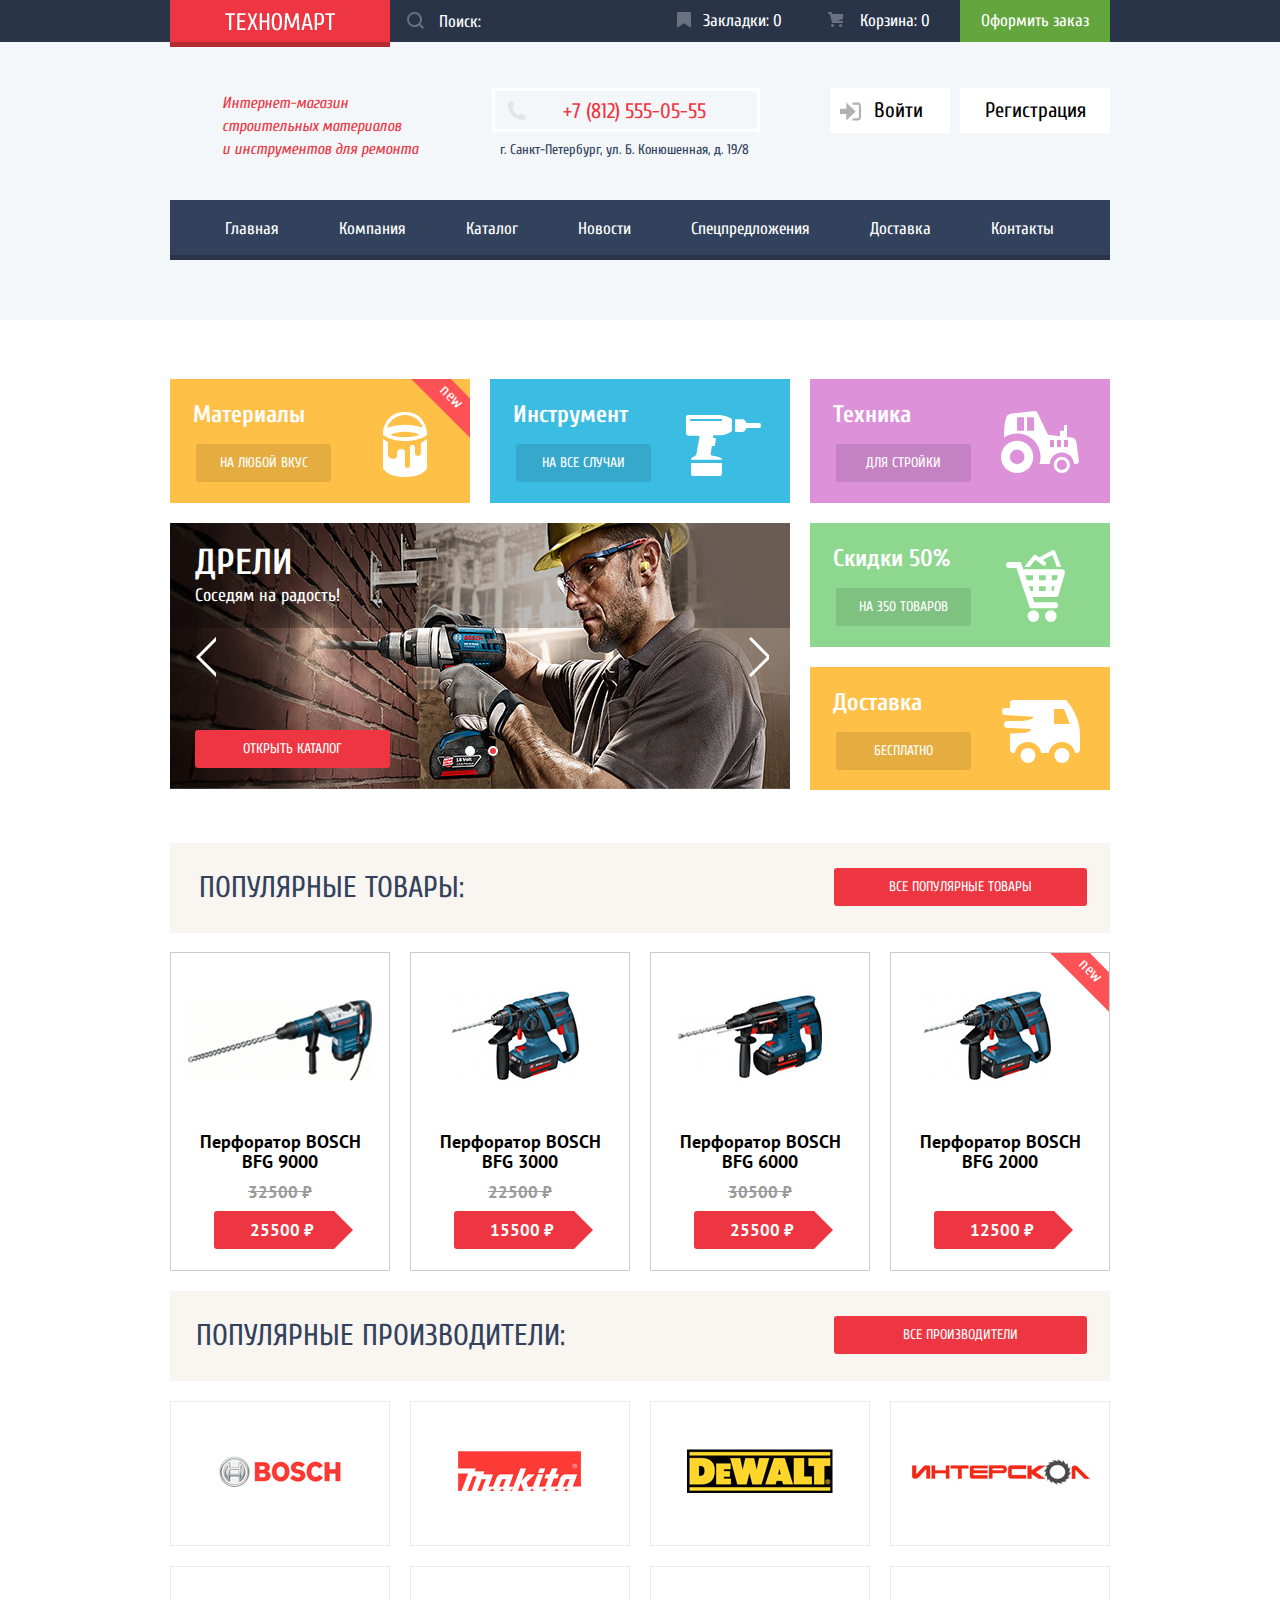
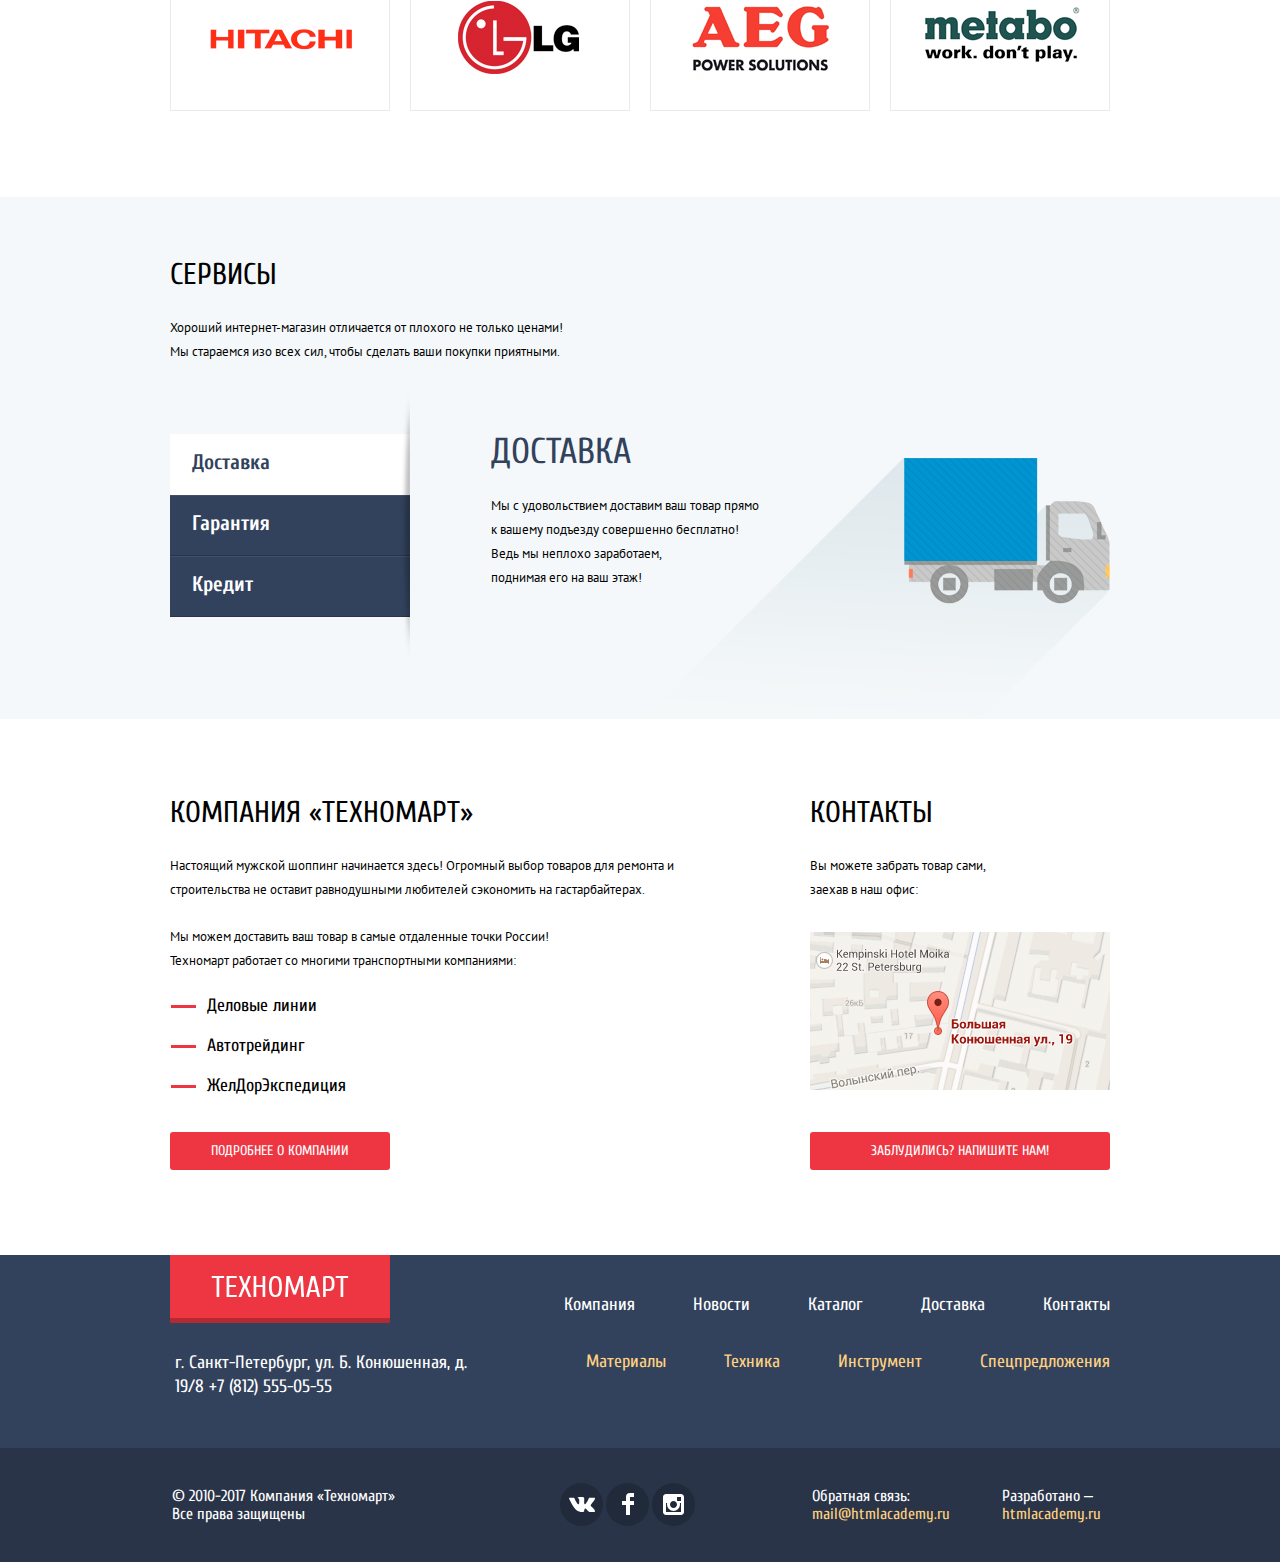
<file: index.html>
<!DOCTYPE html>
<html lang="ru">
  <head>
    <meta charset="utf-8">
    <meta name="format-detection" content="telephone=no"/>
    <title>Техномарт</title>
    <link href="https://fonts.googleapis.com/css?family=Cuprum:400,400i,700,700i%7CPT+Sans:400,400i,700,700i&amp;subset=cyrillic" rel="stylesheet">
    <link href="css/normalize.min.css" rel="stylesheet">
    <link href="css/style.min.css" rel="stylesheet">
  </head>
  <body>
    <header class="main-header">
      <nav class="main-navigation">
        <div class="top-navigation-wrapper">
          <div class="container-header">
            <a class="main-header-logo" aria-label="Логотип Техномарт"></a>
            <form class="search" method="get" action="https://echo.htmlacademy.ru">
              <div class="search-container">
                <input type="search" class="search-field" placeholder="Поиск:" aria-label="Поле поиска">
                <svg class="search-icon" xmlns="http://www.w3.org/2000/svg" width="17" height="17" viewBox="0 0 17 17"><path class="path-1" d="M17 15.586l-3.542-3.542A7.465 7.465 0 0 0 15 7.5 7.5 7.5 0 1 0 7.5 15c1.71 0 3.282-.579 4.544-1.542L15.586 17 17 15.586zM2 7.5C2 4.467 4.467 2 7.5 2 10.532 2 13 4.467 13 7.5c0 3.032-2.468 5.5-5.5 5.5A5.506 5.506 0 0 1 2 7.5z"/></svg>
                <button type="submit"><span class="visually-hidden">Кнопка поиска</span></button>
              </div>
            </form>
            <ul class="user-navigation">
              <li class="navigation-item"><a class="marks" href="#">Закладки: 0</a></li>
              <li class="navigation-item"><a class="basket" href="#">Корзина: 0</a></li>
            </ul>
            <a class="button-order" href="#">Оформить заказ</a>
          </div>
        </div>
        <section class="header-middle">
          <div class="container-header">
            <h1 class="intro">Интернет-магазин строительных материалов и&nbsp;инструментов для ремонта</h1>
            <ul class="contacts-header">
              <li><p class="phone">+7 (812) 555-05-55</p></li>
              <li><p class="address">г. Санкт-Петербург, ул. Б. Конюшенная, д. 19/8</p></li>
            </ul>
            <ul class="user-authorization">
              <li><a class="login-link" href="#">Войти<svg class="login-icon" xmlns="http://www.w3.org/2000/svg" width="20" height="17" viewBox="0 0 20 17"><path d="M14.875 8.5L6 0v6H0v5h6v6z"/><path class="login-svg" d="M16.986 15.01h-5.027V17h5.027c2.178 0 3.004-1.81 3.029-3.026V3.028C19.99 1.811 19.164 0 16.986 0h-5.027v1.99h5.027c.839 0 .992.681 1.01 1.057v10.904c-.017.376-.171 1.059-1.01 1.059z"/></svg></a></li>
              <li><a class="registration-link" href="#">Регистрация</a></li>
            </ul>
          </div>
          <section class="header-bottom">
            <div class="container-header">
              <ul class="site-navigation">
                <li class="navigation-item"><a>Главная</a></li>
                <li class="navigation-item"><a href="#">Компания</a></li>
                <li class="navigation-item"><a href="catalog.html">Каталог</a></li>
                <li class="navigation-item"><a href="#">Новости</a></li>
                <li class="navigation-item"><a href="#">Спецпредложения</a></li>
                <li class="navigation-item"><a href="#">Доставка</a></li>
                <li class="navigation-item"><a href="#">Контакты</a></li>
              </ul>
            </div>
          </section>
        </section>
      </nav>
    </header>
    <main>
      <div class="container">
        <section class="promo-slide">
          <h2 class="visually-hidden">Промо-информация</h2>
          <ul class="promo-list">
            <li class="promo-item promo-materials new-flag">
              <p>Материалы</p>
              <a class="button-promo" href="#">На любой вкус</a>
            </li>
            <li class="promo-item promo-tools">
              <p>Инструмент</p>
              <a class="button-promo" href="#">На все случаи</a>
            </li>
            <li class="promo-item promo-technic">
              <p>Техника</p>
              <a class="button-promo" href="#">Для стройки</a>
            </li>
          </ul>
          <div class="promo-slide-wrapper">
            <ul class="promo-list list-right">
              <li class="promo-item promo-discount">
                <p>Скидки 50%</p>
                <a class="button-promo" href="#">На 350 товаров</a>
              </li>
              <li class="promo-item promo-delivery">
                <p>Доставка</p>
                <a class="button-promo" href="#">Бесплатно</a>
              </li>
            </ul>
            <section class="slider-promo">
              <input class="perforator-slide visually-hidden" type="radio" id="product-1" name="toggle">
              <input class="drill-slide visually-hidden" type="radio" id="product-2" name="toggle" checked>
              <div class="slider-controls">
                <label class="slider-controls-item slider-controls-item--1" for="product-1"></label>
                <label class="slider-controls-item slider-controls-item--2" for="product-2"></label>
              </div>
              <button class="arrow-left" type="button"></button>
              <button class="arrow-right" type="button"></button>
              <div class="slider-list">
                <div class="slider-item">
                  <div class="slide-wrapper">
                    <h2 class="title">Перфораторы</h2>
                    <p class="text">Настоящие мужские игрушки</p>
                    <a class="button-red button-slider" href="catalog.html">Открыть каталог</a>
                  </div>
                </div>
                <div class="slider-item">
                  <div class="slide-wrapper">
                    <h2 class="title">Дрели</h2>
                    <p class="text">Соседям на радость!</p>
                    <a class="button-red button-slider" href="catalog.html">Открыть каталог</a>
                  </div>
                </div>
              </div>
            </section>
          </div>
        </section>
        <section class="popular">
          <div class="heading-wrapper">
            <h2 class="heading">Популярные товары:</h2>
            <a class="button-red" href="#">Все популярные товары</a>
          </div>
          <ul class="tools-list">
            <li class="tools-item">
              <p class="tool-photo"><img class="model-9000" src="img/product-small3.jpg" width="184" height="164" alt="Перфоратор BOSCH BFG 9000"></p>
              <h3>Перфоратор BOSCH BFG 9000</h3>
              <p class="old-price">32500 ₽</p>
              <p class="current-price">25500 ₽</p>
              <div class="actions">
                <a class="button-buy" href="#">Купить</a>
                <a class="button-mark" href="#">В закладки</a>
              </div>
            </li>
            <li class="tools-item">
              <p class="tool-photo"><img class="model-3000" src="img/product-small2.jpg" width="127" height="112" alt="Перфоратор BOSCH BFG 3000"></p>
              <h3>Перфоратор BOSCH BFG 3000</h3>
              <p class="old-price">22500 ₽</p>
              <p class="current-price">15500 ₽</p>
              <div class="actions">
                <a class="button-buy" href="#">Купить</a>
                <a class="button-mark" href="#">В закладки</a>
              </div>
            </li>
            <li class="tools-item">
              <p class="tool-photo"><img class="model-6000" src="img/product-small1.jpg" width="144" height="128" alt="Перфоратор BOSCH BFG 6000"></p>
              <h3>Перфоратор BOSCH BFG 6000</h3>
              <p class="old-price">30500 ₽</p>
              <p class="current-price">25500 ₽</p>
              <div class="actions">
                <a class="button-buy" href="#">Купить</a>
                <a class="button-mark" href="#">В закладки</a>
              </div>
            </li>
            <li class="tools-item tool-BFG2000 new-flag">
              <p class="tool-photo"><img class="model-2000" src="img/product-small2.jpg" width="127" height="112" alt="Перфоратор BOSCH BFG 2000"></p>
              <h3>Перфоратор BOSCH BFG 2000</h3>
              <p class="current-price">12500 ₽</p>
              <div class="actions">
                <a class="button-buy" href="#">Купить</a>
                <a class="button-mark" href="#">В закладки</a>
              </div>
            </li>
          </ul>
        </section>
        <section class="popular-labels">
          <div class="heading-wrapper">
          <h2 class="heading">Популярные производители:</h2>
          <a class="button-red" href="#">Все производители</a>
        </div>
          <section class="popular-brands">
            <a class="brand-logo" href="#" aria-label="ссылка на страницу компании BOSCH"><img src="img/bosch-logo.png" width="220" height="145" alt="Логотип BOSCH"></a>
            <a class="brand-logo" href="#" aria-label="ссылка на страницу компании Makita"><img src="img/makita-logo.png" width="220" height="145" alt="Логотип Makita"></a>
            <a class="brand-logo" href="#" aria-label="ссылка на страницу компании DeWalt"><img src="img/dewalt-logo.png" width="220" height="145" alt="Логотип DeWalt"></a>
            <a class="brand-logo" href="#" aria-label="ссылка на страницу компании Интерскол"><img src="img/interskol-logo.png" width="220" height="145" alt="Логотип ИНТЕРСКОЛ"></a>
            <a class="brand-logo" href="#" aria-label="ссылка на страницу компании HITACHI"><img src="img/hitachi-logo.png" width="220" height="145" alt="Логотип HITACHI"></a>
            <a class="brand-logo" href="#" aria-label="ссылка на страницу компании LG"><img src="img/lg-logo.png" width="220" height="145" alt="Логотип LG"></a>
            <a class="brand-logo" href="#" aria-label="ссылка на страницу компании AEG"><img src="img/aeg-logo.png" width="220" height="145" alt="Логотип AEG"></a>
            <a class="brand-logo" href="#" aria-label="ссылка на страницу компании Metabo"><img src="img/metabo-logo.png" width="220" height="145" alt="Логотип Metabo"></a>
          </section>
        </section>
      </div>
      <section class="slider-services-block">
        <div class="container">
          <div class="about-services">
            <h2 class="heading">Сервисы</h2>
            <p>Хороший интернет-магазин отличается от плохого не только ценами! Мы стараемся изо всех сил, чтобы сделать ваши покупки приятными.</p>
          </div>
          <div class="slider-services">
            <input class="visually-hidden delivery-slide" type="radio" id="slide1" name="toggle1" checked>
            <input class="visually-hidden guarantee-slide" type="radio" id="slide2" name="toggle1">
            <input class="visually-hidden credit-slide" type="radio" id="slide3" name="toggle1">
            <div class="slider-services-controls">
              <label class="slider-services-controls-item slider-controls-item1" for="slide1">Доставка</label>
              <label class="slider-services-controls-item slider-controls-item2" for="slide2">Гарантия</label>
              <label class="slider-services-controls-item slider-controls-item3" for="slide3">Кредит</label>
            </div>
            <ul class="slider-services-list">
              <li class="slider-services-item">
                <h2 class="title">Доставка</h2>
                <p class="text">Мы с удовольствием доставим ваш товар прямо<br> к вашему подъезду совершенно бесплатно! Ведь&nbsp;мы неплохо заработаем,<br> поднимая его на ваш этаж!</p>
              </li>
              <li class="slider-services-item">
                <h2 class="title">Гарантия</h2>
                <p class="text">Если купленный у нас товар сломается или заискрит,<br> а также в случае пожара, спровоцированного его возгоранием, вы всегда можете быть уверены в нашей гарантии! Мы обменяем сгоревший товар на новый.<br> Дом уж восстановите как-нибудь сами!</p>
              </li>
              <li class="slider-services-item">
                <h2 class="title">Кредит</h2>
                <p class="text">Залезть в долговую яму стало проще!<br> Кредитные консультанты придут вам на помощь.</p>
                <a class="button-red button-credit" href="#">Отправить заявку</a>
              </li>
            </ul>
          </div>
        </div>
      </section>
      <div class="container-about">
        <section class="about-contacts">
          <div class="about-company">
            <h2 class="heading">Компания «Техномарт»</h2>
            <p>Настоящий мужской шоппинг начинается здесь! Огромный выбор товаров для ремонта и строительства не оставит равнодушными любителей сэкономить на гастарбайтерах.</p>
            <p class="description-about">Мы можем доставить ваш товар в самые отдаленные точки России! Техномарт работает со многими транспортными компаниями:</p>
            <ul class="logistic">
              <li class="logistic-items">Деловые линии</li>
              <li class="logistic-items">Автотрейдинг</li>
              <li class="logistic-items">ЖелДорЭкспедиция</li>
            </ul>
            <a class="button-red button-about" href="#">Подробнее о компании</a>
          </div>
          <div class="contacts contacts-map">
            <h2 class="heading">Контакты</h2>
            <p class="contacts-pickup">Вы можете забрать товар сами, заехав в наш офис:</p>
            <a class="map" href="https://www.google.ru/maps/place/Большая+Конюшенная+ул.,+19%2F8,+Санкт-Петербург,+191186/@59.9380769,30.3215668,17z/data=!4m5!3m4!1s0x4696310fca145cc1:0x42b32648d8238007!8m2!3d59.9387165!4d30.3230474" aria-label="Схема проезда"><img src="img/map-small.png" width="300" height="158" alt="схема проезда"></a>
            <a class="button-red button-contacts" href="form.html">Заблудились? напишите нам!</a>
          </div>
        </section>
      </div>
    </main>
    <footer class="main-footer">
      <nav class="footer-navigation">
        <div class="container-footer">
          <div class="logo-contacts-wrapper">
            <div class="main-footer-logo">
              <img src="img/footer-logo.png" width="220" height="68" alt="Логотип интернет-магазина Техномарт" aria-label="Логотип Техномарт">
            </div>
            <div class="contacts-footer">
              <p class="contact-list">г. Санкт-Петербург, ул. Б. Конюшенная, д. 19/8 +7 (812) 555-05-55</p>
            </div>
          </div>
          <section class="navigation-promo">
            <ul class="navigation-list">
              <li class="navigation-item footer-navigation"><a href="#">Компания</a></li>
              <li class="navigation-item footer-navigation"><a href="#">Новости</a></li>
              <li class="navigation-item footer-navigation"><a href="catalog.html">Каталог</a></li>
              <li class="navigation-item footer-navigation"><a href="#">Доставка</a></li>
              <li class="navigation-item footer-navigation"><a href="#">Контакты</a></li>
            </ul>
            <ul class="promo-list-footer">
              <li class="list-item"><a href="#">Материалы</a></li>
              <li class="list-item"><a href="#">Техника</a></li>
              <li class="list-item"><a href="#">Инструмент</a></li>
              <li class="list-item"><a href="#">Спецпредложения</a></li>
            </ul>
          </section>
        </div>
      </nav>
      <section class="copyright-social">
        <div class="container-footer">
          <div class="copyright">
            <h2 class="visually-hidden">Копирайт</h2>
            <p class="rights-reserved">&copy; 2010-2017 Компания «Техномарт» Все права защищены</p>
          </div>
          <div class="footer-social">
            <ul>
              <li>
                <a class="social-button" href="#"><span class="visually-hidden">Вконтакте</span>
                  <svg xmlns="http://www.w3.org/2000/svg" width="26" height="15" viewBox="0 0 26 15"><path fill="#FFF" d="M16.138 11.51c.956-.309 2.18 2.04 3.483 2.939.978.681 1.727.534 1.727.534l3.473-.05s1.815-.112.957-1.554c-.071-.12-.503-1.069-2.585-3.022-2.177-2.043-1.882-1.712.739-5.244 1.597-2.153 2.236-3.468 2.036-4.028-.192-.539-1.365-.399-1.365-.399L20.69.713c-.381.001-.704.119-.851.515-.003.004-.621 1.666-1.445 3.079-1.741 2.989-2.436 3.148-2.724 2.961-.661-.433-.494-1.737-.494-2.664 0-2.897.432-4.105-.846-4.417-.427-.104-.739-.172-1.828-.182-1.392-.021-2.574 0-3.244.329-.445.223-.786.712-.579.74.26.035.843.16 1.155.586.401.552.389 1.789.389 1.789s.229 3.411-.54 3.834c-.528.29-1.25-.302-2.803-3.016-.793-1.388-1.392-2.922-1.392-2.922s-.116-.285-.326-.441c-.25-.185-.6-.244-.6-.244L.848.684S.29.7.085.946c-.182.218-.015.668-.015.668s2.909 6.881 6.203 10.347c3.02 3.182 6.452 2.971 6.452 2.971h1.555s.469-.054.709-.312c.224-.24.214-.691.214-.691s-.031-2.109.935-2.419z"/></svg>
                </a>
              </li>
              <li>
                <a class="social-button" href="#"><span class="visually-hidden">Фейсбук</span>
                  <svg xmlns="http://www.w3.org/2000/svg" width="12" height="22" viewBox="0 0 12 22"><path fill="#FFF" d="M12 4V0H8a4 4 0 0 0-4 4v4H0v4h4v10h4V12h4V8H8V4h4z"/></svg>
                </a>
              </li>
              <li>
                <a class="social-button" href="#"><span class="visually-hidden">Инстаграм</span>
                  <svg xmlns="http://www.w3.org/2000/svg" width="21" height="21" viewBox="0 0 21 21"><path fill="#FFF" d="M18 0H3C1.35 0 0 1.35 0 3v15c0 1.65 1.35 3 3 3h15c1.65 0 3-1.35 3-3V3c0-1.65-1.35-3-3-3zm-7.5 7c1.93 0 3.5 1.57 3.5 3.5S12.43 14 10.5 14 7 12.43 7 10.5 8.57 7 10.5 7zM18 18H3V9h1.181A6.504 6.504 0 0 0 4 10.5a6.5 6.5 0 1 0 13 0 6.45 6.45 0 0 0-.181-1.5H18v9zm0-11h-4V3h4v4z"/></svg>
                </a>
              </li>
            </ul>
          </div>
          <div class="feedback-developed">
            <div class="feedback">
              <b>Обратная связь:</b>
              <a href="mailto:https://htmlacademy.ru">mail@htmlacademy.ru</a>
            </div>
            <div class="developed">
              <b>Разработано &#8210;</b>
              <a class="button" href="https://htmlacademy.ru/intensive/htmlcss">htmlacademy.ru</a>
            </div>
          </div>
        </div>
      </section>
    </footer>
    <section class="fixed-overlay feedback-overlay">
      <section class="modal-feedback">
        <h2 class="visually-hidden">Форма обратной связи</h2>
        <form class="feedback-form" action="https://echo.htmlacademy.ru" method="post">
          <div class="feedback-fields">
            <div class="login-email">
              <p class="feedback-item feedback-login">
                <label for="login">Ваше имя</label>
                <input id="login" type="text" name="name" value="" placeholder="Имя Фамилия">
              </p>
              <p class="feedback-item feedback-email">
                <label for="email">Ваш e-mail</label>
                <input id="email" type="text" name="email-adress" value="" placeholder="email@example.com">
              </p>
            </div>
            <p class="feedback-item feedback-text">
              <label for="text">Текст письма</label>
              <textarea rows="6" cols="61" id="text" placeholder="В свободной форме"></textarea>
            </p>
          </div>
          <div class="button-area">
            <input type="submit" class="button-red button-modal" value="Отправить">
            <button class="modal-close" type="button"><span class="visually-hidden">Закрыть</span></button>
          </div>
        </form>
      </section>
    </section>
    <section class="fixed-overlay map-overlay">
      <section class="modal modal-map">
        <h2 class="visually-hidden">Где мы находимся</h2>
        <p><img src="img/map-big.jpg" width="1736" height="779" alt="Схема проезда"></p>
        <button class="modal-close-map" type="button"><span class="visually-hidden">Закрыть</span></button>
      </section>
    </section>
  </body>
</html>
</file>
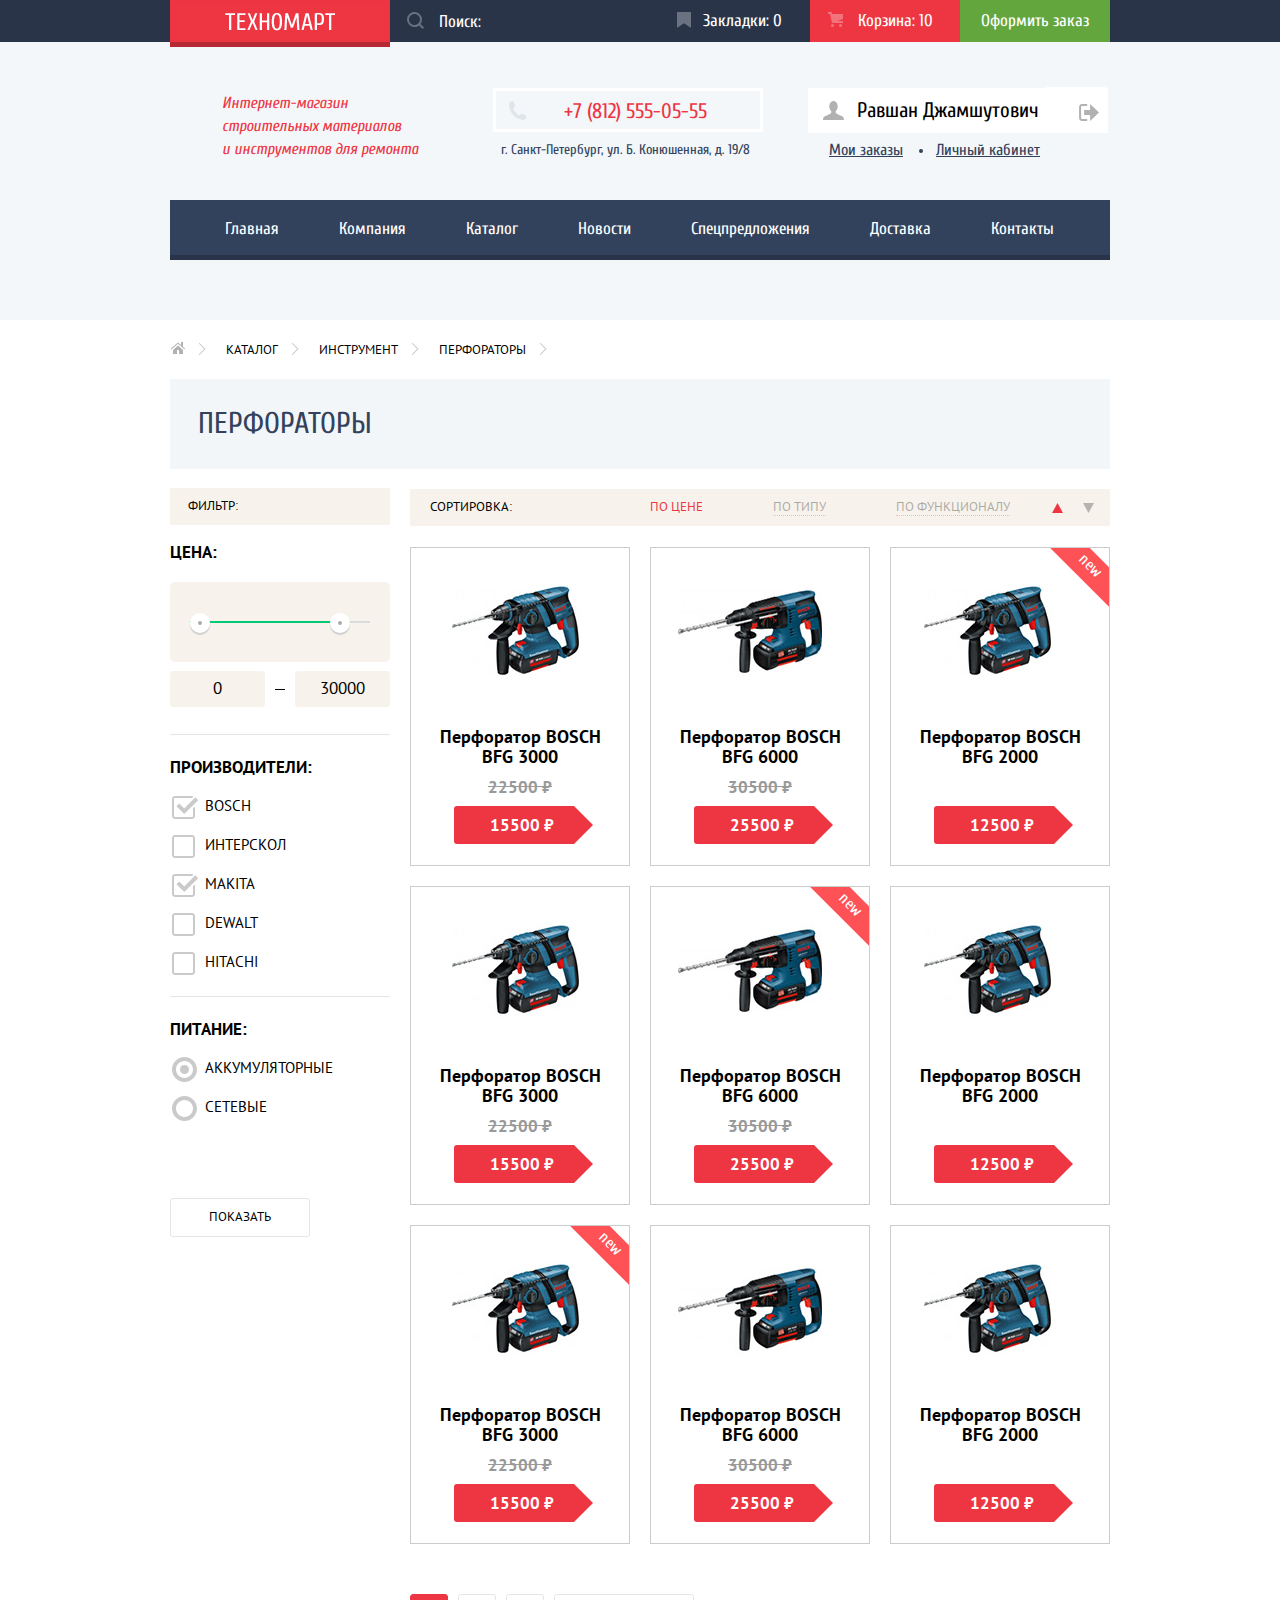
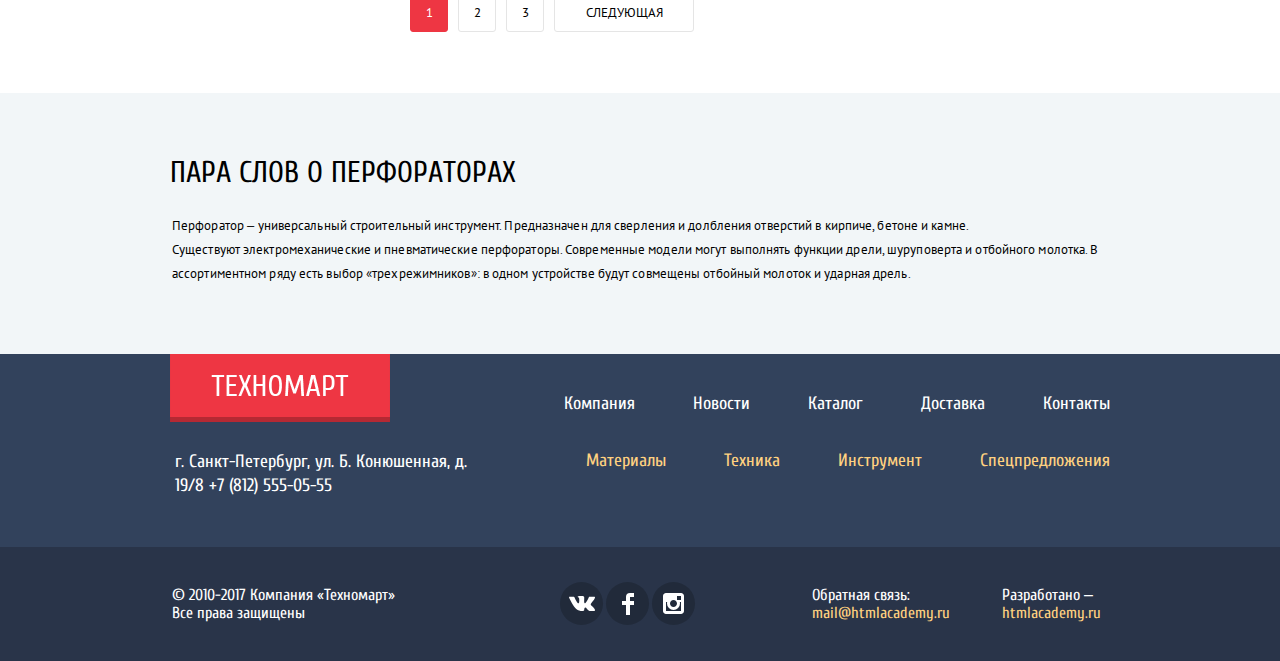
<file: catalog.html>
<!DOCTYPE html>
<html lang="ru">
  <head>
    <meta charset="utf-8">
    <meta name="format-detection" content="telephone=no"/>
    <title>Техномарт</title>
    <link href="https://fonts.googleapis.com/css?family=Cuprum:400,400i,700,700i%7CPT+Sans:400,400i,700,700i&amp;subset=cyrillic" rel="stylesheet">
    <link href="css/normalize.min.css" rel="stylesheet">
    <link href="css/style.min.css" rel="stylesheet">
  </head>
  <body>
    <header class="main-header">
      <nav class="main-navigation">
        <div class="top-navigation-wrapper">
          <div class="container-header">
            <a class="main-header-logo" href="index.html" aria-label="Логотип Техномарт"></a>
            <form class="search" method="get" action="https://echo.htmlacademy.ru">
              <div class="search-container">
                <input type="search" class="search-field" placeholder="Поиск:" aria-label="Поле поиска">
                <svg class="search-icon" xmlns="http://www.w3.org/2000/svg" width="17" height="17" viewBox="0 0 17 17"><path class="path-1" d="M17 15.586l-3.542-3.542A7.465 7.465 0 0 0 15 7.5 7.5 7.5 0 1 0 7.5 15c1.71 0 3.282-.579 4.544-1.542L15.586 17 17 15.586zM2 7.5C2 4.467 4.467 2 7.5 2 10.532 2 13 4.467 13 7.5c0 3.032-2.468 5.5-5.5 5.5A5.506 5.506 0 0 1 2 7.5z"/></svg>
                <button type="submit"><span class="visually-hidden">Кнопка поиска</span></button>
              </div>
            </form>
            <ul class="user-navigation">
              <li class="navigation-item"><a class="marks marks-catalog" href="#">Закладки: 0</a></li>
              <li class="navigation-item"><a class="basket basket-catalog" href="#">Корзина: 10</a></li>
            </ul>
            <a class="button-order" href="#">Оформить заказ</a>
          </div>
        </div>
        <section class="header-middle header-middle-catalog">
          <div class="container-header">
            <h1 class="intro">Интернет-магазин строительных материалов и&nbsp;инструментов для ремонта</h1>
            <ul class="contacts-header">
              <li><p class="phone">+7 (812) 555-05-55</p></li>
              <li><p class="address">г. Санкт-Петербург, ул. Б. Конюшенная, д. 19/8</p></li>
            </ul>
            <section class="user-authorization user-authorization-catalog">
              <div class="login-logout-list">
                <a class="user-bio" href="#">Равшан Джамшутович
                  <svg class="user-icon" xmlns="http://www.w3.org/2000/svg" width="20" height="18" viewBox="0 0 20 18"><path d="M17.881 14.166c-2.144-.735-4.256-1.666-5.207-2.39-.657-.501-.77-1.618-.517-2.415 1.118-.903 1.864-2.477 1.864-4.278C14.021 2.276 12.221 0 10 0S5.979 2.276 5.979 5.083c0 1.801.746 3.374 1.863 4.277.253.798.141 1.915-.517 2.416-.95.724-3.063 1.654-5.207 2.39S0 18 0 18h20s.025-3.099-2.119-3.834z"/>
                  </svg>
                </a>
                <a class="logout-link" href="#">
                  <svg class="logout-icon" xmlns="http://www.w3.org/2000/svg" width="21" height="17" viewBox="0 0 21 17"><g><path d="M21 8.5L12.125 0v6h-6v5h6v6z"/><path d="M3.106 13.952V3.048c.018-.376.171-1.057 1.01-1.057h5.027V0H4.116C1.938 0 1.112 1.81 1.087 3.027v10.946C1.112 15.189 1.938 17 4.116 17h5.027v-1.99H4.116c-.839 0-.992-.683-1.01-1.058z"/></g>
                  </svg>
                </a>
              </div>
              <div class="orders-account">
                <p class="personal-orders"><a href="#">Мои заказы</a></p>
                <p class="personal-account"><a href="#">Личный кабинет</a></p>
              </div>
            </section>
          </div>
          <section class="header-bottom">
            <div class="container-header">
              <ul class="site-navigation">
                <li class="navigation-item"><a href="index.html">Главная</a></li>
                <li class="navigation-item"><a href="#">Компания</a></li>
                <li class="navigation-item"><a>Каталог</a></li>
                <li class="navigation-item"><a href="#">Новости</a></li>
                <li class="navigation-item"><a href="#">Спецпредложения</a></li>
                <li class="navigation-item"><a href="#">Доставка</a></li>
                <li class="navigation-item"><a href="#">Контакты</a></li>
              </ul>
            </div>
          </section>
        </section>
      </nav>
    </header>
    <main>
      <div class="container">
        <ul class="breadcrumbs">
          <li class="breadcrumbs-item">
            <a href="index.html">
              <svg class="home-icon" xmlns="http://www.w3.org/2000/svg" width="15" height="12" viewBox="0 0 15 12"><g><path d="M3 8v4h4V8h2v4h4V8L8 3.516z"/><path d="M14.831 6.365L13 4.751V0h-2v2.987L8.332.635c-.02-.017-.043-.023-.064-.037a.465.465 0 0 0-.08-.047.551.551 0 0 0-.095-.024C8.062.521 8.032.515 8 .515c-.031 0-.061.006-.092.012a.46.46 0 0 0-.095.025c-.028.011-.053.029-.08.046-.021.014-.045.02-.064.037l-6.498 5.73a.501.501 0 0 0 .33.875.497.497 0 0 0 .331-.125L8 1.677l6.169 5.438a.501.501 0 0 0 .662-.75z"/></g></svg>
            </a>
          </li>
          <li class="breadcrumbs-item"><a href="catalog.html">Каталог</a></li>
          <li class="breadcrumbs-item"><a href="#">Инструмент</a></li>
          <li class="breadcrumbs-current"><a>Перфораторы</a></li>
        </ul>
        <div class="page-title-catalog">
          <h2 class="page-title">Перфораторы</h2>
        </div>
        <section class="catalog">
          <div class="catalog-columns">
            <div class="filter-form">
              <p class="filter-heading">Фильтр:</p>
              <form class="filter" method="get" action="https://echo.htmlacademy.ru">
                <fieldset class="filter-item">
                  <legend>Цена:</legend>
                  <div class="range-filter">
                    <div class="range-controls">
                      <div class="scale">
                        <div class="bar"></div>
                      </div>
                      <div class="toggle toggle-min"></div>
                      <div class="toggle toggle-max"></div>
                    </div>
                    <div class="price-controls">
                     <input class="price-control-min" name="min-price" type="text" value="0">
                     <input class="price-control-max" name="max-price" type="text" value="30000">
                    </div>
                  </div>
                </fieldset>
                <fieldset class="filter-producers">
                  <legend>Производители:</legend>
                  <ul class="producers">
                    <li class="filter-option">
                      <input class="visually-hidden filter-input filter-input-checkbox" type="checkbox" name="brand-bosch" id="filter-bosch" checked>
                      <label for="filter-bosch">BOSCH</label>
                    </li>
                    <li class="filter-option">
                      <input class="visually-hidden filter-input filter-input-checkbox" type="checkbox" name="brand-interskol" id="filter-interskol">
                      <label for="filter-interskol">Интерскол</label>
                    </li>
                    <li class="filter-option">
                      <input class="visually-hidden filter-input filter-input-checkbox" type="checkbox" name="brand-makita" id="filter-makita" checked>
                      <label for="filter-makita">Makita</label>
                    </li>
                    <li class="filter-option">
                      <input class="visually-hidden filter-input filter-input-checkbox" type="checkbox" name="brand-dewalt" id="filter-dewalt">
                      <label for="filter-dewalt">DeWalt</label>
                    </li>
                    <li class="filter-option">
                      <input class="visually-hidden filter-input filter-input-checkbox" type="checkbox" name="hitachi" id="filter-hitachi">
                      <label for="filter-hitachi">HITACHI</label>
                    </li>
                  </ul>
                </fieldset>
                <fieldset class="supply">
                  <legend>Питание:</legend>
                  <ul class="by-supply">
                    <li class="filter-option">
                      <input class="visually-hidden filter-input filter-input-radio" type="radio" name="supply" id="filter-battery" checked>
                      <label for="filter-battery">Аккумуляторные</label>
                    </li>
                    <li class="filter-option">
                      <input class="visually-hidden filter-input filter-input-radio" type="radio" name="supply" id="filter-line">
                      <label for="filter-line">Сетевые</label>
                    </li>
                  </ul>
                </fieldset>
                <button type="submit" class="filter-button">Показать</button>
              </form>
            </div>
            <div class="catalog-sorting">
              <div class="sorting">
                <p>Сортировка:</p>
                <ul class="by-property">
                  <li><a href="#"  class="active-sorting" aria-label="сортировка по цене">По цене</a></li>
                  <li><a href="#"  class="sorting-item" aria-label="сортировка по типу">По типу</a></li>
                  <li><a href="#"  class="sorting-item" aria-label="сортировка по функционалу">По функционалу</a></li>
                </ul>
                <ul class="control-buttons">
                  <li class="button-arrow arrow-up">
                    <a href="#" aria-label="сортировка по возрастанию">
                      <svg class="up-icon arrow-active" xmlns="http://www.w3.org/2000/svg" width="11" height="10" viewBox="0 0 11 10"><path d="M5.5 0L0 10h11z"/></svg>
                    </a>
                  </li>
                  <li class="button-arrow arrow-down">
                    <a href="#" aria-label="сортировка по убыванию">
                     <svg class="down-icon" xmlns="http://www.w3.org/2000/svg" width="11" height="10" viewBox="0 0 11 10"><path fill="#231F20" d="M5.5 10L0 0h11"/></svg>
                    </a>
                  </li>
                </ul>
              </div>
              <div class="tools">
                <h2 class="visually-hidden">Перфораторы</h2>
                <ul class="tools-list catalog-list">
                  <li class="tools-item catalog-item">
                    <p class="tool-photo">
                      <img class="model-3000" src="img/product-small2.jpg" width="127" height="112" alt="Перфоратор BOSCH BFG 3000">
                    </p>
                    <h3>Перфоратор BOSCH BFG 3000</h3>
                    <p class="old-price">22500 ₽</p>
                    <p class="current-price">15500 ₽</p>
                    <div class="actions">
                      <a class="button-buy" href="#">Купить</a>
                      <a class="button-mark" href="#">В закладки</a>
                    </div>
                  </li>
                  <li class="tools-item catalog-item">
                    <p class="tool-photo">
                      <img class="model-6000" src="img/product-small1.jpg" width="144" height="128" alt="Перфоратор BOSCH BFG 6000">
                    </p>
                    <h3>Перфоратор BOSCH BFG 6000</h3>
                    <p class="old-price">30500 ₽</p>
                    <p class="current-price">25500 ₽</p>
                    <div class="actions">
                      <a class="button-buy" href="#">Купить</a>
                      <a class="button-mark" href="#">В закладки</a>
                    </div>
                  </li>
                  <li class="tools-item catalog-item new-flag">
                    <p class="tool-photo">
                      <img class="model-2000" src="img/product-small2.jpg" width="127" height="112" alt="Перфоратор BOSCH BFG 2000">
                    </p>
                    <h3>Перфоратор BOSCH BFG 2000</h3>
                    <p class="current-price">12500 ₽</p>
                    <div class="actions">
                      <a class="button-buy" href="#">Купить</a>
                      <a class="button-mark" href="#">В закладки</a>
                    </div>
                  </li>
                  <li class="tools-item catalog-item">
                    <p class="tool-photo">
                      <img class="model-3000" src="img/product-small2.jpg" width="127" height="112" alt="Перфоратор BOSCH BFG 3000">
                    </p>
                    <h3>Перфоратор BOSCH BFG 3000</h3>
                    <p class="old-price">22500 ₽</p>
                    <p class="current-price">15500 ₽</p>
                    <div class="actions">
                      <a class="button-buy" href="#">Купить</a>
                      <a class="button-mark" href="#">В закладки</a>
                    </div>
                  </li>
                  <li class="tools-item catalog-item new-flag">
                    <p class="tool-photo">
                      <img class="model-6000" src="img/product-small1.jpg" width="144" height="128" alt="Перфоратор BOSCH BFG 6000">
                    </p>
                    <h3>Перфоратор BOSCH BFG 6000</h3>
                    <p class="old-price">30500 ₽</p>
                    <p class="current-price">25500 ₽</p>
                    <div class="actions">
                      <a class="button-buy" href="#">Купить</a>
                      <a class="button-mark" href="#">В закладки</a>
                    </div>
                  </li>
                  <li class="tools-item catalog-item">
                    <p class="tool-photo">
                      <img class="model-2000" src="img/product-small2.jpg" width="127" height="112" alt="Перфоратор BOSCH BFG 2000">
                    </p>
                    <h3>Перфоратор BOSCH BFG 2000</h3>
                    <p class="current-price">12500 ₽</p>
                    <div class="actions">
                      <a class="button-buy" href="#">Купить</a>
                      <a class="button-mark" href="#">В закладки</a>
                    </div>
                  </li>
                  <li class="tools-item catalog-item new-flag">
                    <p class="tool-photo">
                      <img class="model-3000" src="img/product-small2.jpg" width="127" height="112" alt="Перфоратор BOSCH BFG 3000">
                    </p>
                      <h3>Перфоратор BOSCH BFG 3000</h3>
                    <p class="old-price">22500 ₽</p>
                    <p class="current-price">15500 ₽</p>
                    <div class="actions">
                      <a class="button-buy" href="#">Купить</a>
                      <a class="button-mark" href="#">В закладки</a>
                    </div>
                  </li>
                  <li class="tools-item catalog-item">
                    <p class="tool-photo">
                      <img class="model-6000" src="img/product-small1.jpg" width="144" height="128" alt="Перфоратор BOSCH BFG 6000">
                    </p>
                    <h3>Перфоратор BOSCH BFG 6000</h3>
                    <p class="old-price">30500 ₽</p>
                    <p class="current-price">25500 ₽</p>
                    <div class="actions">
                      <a class="button-buy" href="#">Купить</a>
                      <a class="button-mark" href="#">В закладки</a>
                    </div>
                  </li>
                  <li class="tools-item catalog-item">
                    <p class="tool-photo">
                      <img class="model-2000" src="img/product-small2.jpg" width="127" height="112" alt="Перфоратор BOSCH BFG 2000">
                    </p>
                    <h3>Перфоратор BOSCH BFG 2000</h3>
                    <p class="current-price">12500 ₽</p>
                    <div class="actions">
                      <a class="button-buy" href="#">Купить</a>
                      <a class="button-mark" href="#">В закладки</a>
                    </div>
                  </li>
                </ul>
              </div>
              <ul class="pagination-list">
                <li><a class="pagination-item pagination-item-current">1</a></li>
                <li><a class="pagination-item" href="#">2</a></li>
                <li><a class="pagination-item" href="#">3</a></li>
                <li><a class="pagination-item next-item" href="#">Следующая</a></li>
              </ul>
            </div>
          </div>
        </section>
      </div>
      <section class="additional-info">
        <div class="info-wrapper">
          <h2>Пара слов о перфораторах</h2>
          <p>Перфоратор &#8210; универсальный строительный инструмент. Предназначен для сверления и долбления отверстий в кирпиче, бетоне и камне.<br> Существуют электромеханические и пневматические перфораторы. Современные модели могут выполнять функции дрели, шуруповерта и отбойного молотка. В ассортиментном ряду есть выбор «трехрежимников»: в одном устройстве будут совмещены отбойный молоток и ударная дрель.</p>
        </div>
      </section>
    </main>
    <footer class="main-footer">
      <nav class="footer-navigation">
        <div class="container-footer">
          <div class="logo-contacts-wrapper">
            <div class="main-footer-logo">
              <img src="img/footer-logo.png" width="220" height="68" alt="Логотип интернет-магазина Техномарт" aria-label="Логотип Техномарт">
            </div>
            <div class="contacts-footer">
              <p class="contact-list">г. Санкт-Петербург, ул. Б. Конюшенная, д. 19/8 +7 (812) 555-05-55</p>
            </div>
          </div>
          <section class="navigation-promo">
            <ul class="navigation-list">
              <li class="navigation-item footer-navigation"><a href="#">Компания</a></li>
              <li class="navigation-item footer-navigation"><a href="#">Новости</a></li>
              <li class="navigation-item footer-navigation"><a>Каталог</a></li>
              <li class="navigation-item footer-navigation"><a href="#">Доставка</a></li>
              <li class="navigation-item footer-navigation"><a href="#">Контакты</a></li>
            </ul>
            <ul class="promo-list-footer">
              <li class="list-item"><a href="#">Материалы</a></li>
              <li class="list-item"><a href="#">Техника</a></li>
              <li class="list-item"><a href="#">Инструмент</a></li>
              <li class="list-item"><a href="#">Спецпредложения</a></li>
            </ul>
          </section>
        </div>
      </nav>
      <section class="copyright-social">
        <div class="container-footer">
          <div class="copyright">
            <h2 class="visually-hidden">Копирайт</h2>
            <p class="rights-reserved">&copy; 2010-2017 Компания «Техномарт» Все права защищены</p>
          </div>
          <div class="footer-social">
            <ul>
              <li>
                <a class="social-button" href="#"><span class="visually-hidden">Вконтакте</span>
                  <svg xmlns="http://www.w3.org/2000/svg" width="26" height="15" viewBox="0 0 26 15"><path fill="#FFF" d="M16.138 11.51c.956-.309 2.18 2.04 3.483 2.939.978.681 1.727.534 1.727.534l3.473-.05s1.815-.112.957-1.554c-.071-.12-.503-1.069-2.585-3.022-2.177-2.043-1.882-1.712.739-5.244 1.597-2.153 2.236-3.468 2.036-4.028-.192-.539-1.365-.399-1.365-.399L20.69.713c-.381.001-.704.119-.851.515-.003.004-.621 1.666-1.445 3.079-1.741 2.989-2.436 3.148-2.724 2.961-.661-.433-.494-1.737-.494-2.664 0-2.897.432-4.105-.846-4.417-.427-.104-.739-.172-1.828-.182-1.392-.021-2.574 0-3.244.329-.445.223-.786.712-.579.74.26.035.843.16 1.155.586.401.552.389 1.789.389 1.789s.229 3.411-.54 3.834c-.528.29-1.25-.302-2.803-3.016-.793-1.388-1.392-2.922-1.392-2.922s-.116-.285-.326-.441c-.25-.185-.6-.244-.6-.244L.848.684S.29.7.085.946c-.182.218-.015.668-.015.668s2.909 6.881 6.203 10.347c3.02 3.182 6.452 2.971 6.452 2.971h1.555s.469-.054.709-.312c.224-.24.214-.691.214-.691s-.031-2.109.935-2.419z"/></svg>
                </a>
              </li>
              <li>
                <a class="social-button" href="#"><span class="visually-hidden">Фейсбук</span>
                  <svg xmlns="http://www.w3.org/2000/svg" width="12" height="22" viewBox="0 0 12 22"><path fill="#FFF" d="M12 4V0H8a4 4 0 0 0-4 4v4H0v4h4v10h4V12h4V8H8V4h4z"/></svg>
                </a>
              </li>
              <li>
                <a class="social-button" href="#"><span class="visually-hidden">Инстаграм</span>
                  <svg xmlns="http://www.w3.org/2000/svg" width="21" height="21" viewBox="0 0 21 21"><path fill="#FFF" d="M18 0H3C1.35 0 0 1.35 0 3v15c0 1.65 1.35 3 3 3h15c1.65 0 3-1.35 3-3V3c0-1.65-1.35-3-3-3zm-7.5 7c1.93 0 3.5 1.57 3.5 3.5S12.43 14 10.5 14 7 12.43 7 10.5 8.57 7 10.5 7zM18 18H3V9h1.181A6.504 6.504 0 0 0 4 10.5a6.5 6.5 0 1 0 13 0 6.45 6.45 0 0 0-.181-1.5H18v9zm0-11h-4V3h4v4z"/></svg>
                </a>
              </li>
            </ul>
          </div>
          <div class="feedback-developed">
            <div class="feedback">
              <b>Обратная связь:</b>
              <a href="mailto:https://htmlacademy.ru">mail@htmlacademy.ru</a>
            </div>
            <div class="developed">
              <b>Разработано &#8210;</b>
              <a class="button" href="https://htmlacademy.ru/intensive/htmlcss">htmlacademy.ru</a>
            </div>
          </div>
        </div>
      </section>
    </footer>
    <section class="fixed-overlay card-overlay">
      <section class="user-notification">
        <h2 class="visually-hidden">Добавление товара в корзину</h2>
        <div class="notification">
          <p class="notification-text">Товар добавлен в корзину!</p>
        </div>
        <div class="buttons">
          <a class="button-red button-make-order" href="#">Оформить заказ</a>
          <a class="button-continue" href="#">Продолжить покупки</a>
          <button class="modal-close-notification" type="button"><span class="visually-hidden">Закрыть</span></button>
        </div>
      </section>
    </section>
  </body>
</html>
</file>
<file: css/style.min.css>
body{margin:0;padding:0;font-family:"Cuprum",Arial,sans-serif;font-size:13px;line-height:24px;color:#000}a{text-decoration:none}img{max-width:100%;height:auto}.visually-hidden:not(:focus):not(:active),input[type=checkbox].visually-hidden,input[type=radio].visually-hidden{position:absolute;width:1px;height:1px;margin:-1px;padding:0;border:0;white-space:nowrap;-webkit-clip-path:inset(100%);clip-path:inset(100%);clip:rect(0 0 0 0);overflow:hidden}.main-navigation{font-size:17px;line-height:17px;color:#fff}.contacts,.user-authorization{list-style:none}.button-order,.user-navigation a{font-size:17px;line-height:18px;color:#fff}.user-authorization a{font-size:21px;line-height:21px;color:#000}.basket-catalog:focus,.basket-catalog:hover{background-color:#ca2c37}.user-navigation a:focus,.user-navigation a:hover{background-color:#212a3a}.user-navigation a:active{background-color:#161d29;color:#8b8e94}.login-link:focus,.login-link:hover,.orders-account a:focus,.orders-account a:hover,.registration-link:focus,.registration-link:hover{color:#ee3643}.user-authorization a:active{color:#000;opacity:.5}.button-order{background-color:#63a63e}.button-buy:focus,.button-buy:hover,.button-order:focus,.button-order:hover{background-color:#5fbb2d}.button-buy:active,.button-order:active{background-color:#518534;color:#8b8e94}.button-buy:active{-webkit-box-shadow:none;box-shadow:none;color:#fff}.navigation-promo,.site-navigation{background-color:#32425c}.site-navigation a{font-size:17px;line-height:17px;color:#fff}.site-navigation a[href]:focus,.site-navigation a[href]:hover{background-color:#293449}.site-navigation a[href]:active{background-color:#161d29;color:#747880}.header-middle{background-color:#f3f7f9}.intro{font-size:16px;line-height:23px;font-style:italic;color:#ee3643}.phone{font-size:21px;line-height:21px;color:#ee3643;border:3px solid #fff}.address{font-size:14px;line-height:24px;color:#32425c}.button-buy,.button-red{color:#fff}.button-buy,.button-mark,.button-red,.promo-item .button-promo{font-size:14px;line-height:18px;text-transform:uppercase}.button-red,.slider-promo a{background-color:#ee3643}.button-continue{font-size:14px;line-height:24px;text-transform:uppercase;color:#000;background-color:#fff}.promo-list{list-style:none}.promo-list p{font-size:24px;line-height:30px;font-weight:700;color:#fff}.promo-delivery,.promo-materials{background-color:#ffc047}.promo-tools{background-color:#3bbce3}.promo-technic{background-color:#dc91d8}.promo-discount{background-color:#8ed78f}.promo-item .button-promo{background-color:rgba(0,0,0,.1);color:#fff}.promo-item .button-promo:focus,.promo-item .button-promo:hover{background-color:#000;opacity:.2}.promo-item .button-promo:active{background-color:#000;opacity:.3}.main-header-logo{-webkit-box-sizing:border-box;box-sizing:border-box;background:url(../img/main-logo.png);background-repeat:no-repeat;background-position:0 0;background-color:#ba2732;text-align:center;vertical-align:middle;text-transform:uppercase}.main-header-logo[href]:focus,.main-header-logo[href]:hover{background:url(../img/main-logo-hover.png);background-repeat:no-repeat;background-position:0 0}.main-header-logo[href]:active{background:url(../img/main-logo-active.png);background-repeat:no-repeat;background-position:0 0}.slider-promo h2{font-size:36px;line-height:36px;font-weight:700;text-transform:uppercase;color:#fff}.slider-promo p{font-size:18px;line-height:24px;color:#fff}.button-red:hover{background-color:#ca2c37}.button-red:focus{background-color:#ba2732}.popular h2,.popular-labels h2{font-size:30px;line-height:30px;text-transform:uppercase;color:#32425c}.tools-item h3{font-family:"PT Sans",sans-serif,Arial;font-size:18px;font-weight:700;line-height:20px}.brand-items,.tools-item{list-style:none}.brand-logo:focus,.brand-logo:hover,.tools-item:focus,.tools-item:hover{-webkit-box-shadow:0 10px 25px rgba(41,52,73,.5);box-shadow:0 10px 25px rgba(41,52,73,.5);border-color:transparent}.popular-brands a:active{-webkit-box-shadow:0 0 15px 3px rgba(0,0,0,.35);box-shadow:0 0 15px 3px rgba(0,0,0,.35);opacity:.3}.current-price,.old-price{font-family:"PT Sans",sans-serif,Arial;font-size:17px;line-height:18px;font-weight:700}.old-price{text-decoration:line-through}.current-price{color:#fff;background-color:#ee3643}.button-mark:focus,.button-mark:hover{border:3px solid #32425c}.button-mark:active{opacity:.3}.slider-services h3{font-size:21px;line-height:30px;color:#fff;background-color:#32425c}.slider-services-controls-item:focus,.slider-services-controls-item:hover{background-color:#293449}.slider-services-controls-item:active{color:#32425c;background-color:#fff}.about-company h2,.additional-info h2,.contacts h2,.services h2{font-size:30px;line-height:30px;text-transform:uppercase;color:#000}.logistic-items{font-size:18px;line-height:20px;list-style:none}.contact-list,.footer-navigation a{font-size:18px;line-height:24px;color:#fff}.promo-list-footer a{color:#ffd180}.footer-navigation a:hover,.promo-list-footer a:hover{text-decoration:underline}.footer-navigation a:active,.promo-list-footer a:active{opacity:.5}.copyright-social{font-size:16px;line-height:18px;color:#fff}.contact-list{background-color:#32425c}.social-item{list-style:none;background-color:#212a3a}.social-item a:active,.social-item a:hover{background-color:#ee3643}.developed b,.feedback b{font-weight:400}.developed a,.feedback a{color:#ffd180;font-weight:400}.developed a:hover,.feedback a:hover{text-decoration:underline}.developed a:active,.feedback a:active{color:#ee3643;text-decoration:none}.feedback-item{font-size:18px;line-height:18px;color:#000}.modal,.modal-feedback,.user-notification{-webkit-box-shadow:0 10px 25px rgba(41,52,73,.5);box-shadow:0 10px 25px rgba(41,52,73,.5)}.page-title{font-size:30px;line-height:30px;text-transform:uppercase;color:#32425c}.personal-account a,.personal-orders a{font-size:16px;line-height:18px;text-decoration:underline;color:#32425c}.user-bio a{font-size:21px;line-height:21px;color:#000}.user-bio a:active,input.search-field:hover+svg{opacity:1}.breadcrumbs{line-height:18px;text-transform:uppercase}.breadcrumbs,.by-property,.control-buttons{list-style:none}.by-property a,.filter-form h2,.sorting h2{font-family:"PT Sans",sans-serif,Arial;line-height:18px;text-transform:uppercase}.sorting-item{line-height:20px;color:#000;border-bottom:1px dotted #ee3643;opacity:.3}.sorting-item:focus,.sorting-item:hover{opacity:1;border-bottom:1px solid #ee3643}.sorting-item:active{opacity:1;border-bottom:1px solid #ee3643}.active-sorting{font-family:"PT Sans",sans-serif,Arial;line-height:18px;text-transform:uppercase;color:#ee3643;border:0;opacity:1}.arrow-active{fill:#ee3643}.pagination-list{list-style:none}.pagination-item:last-child{text-transform:uppercase}.by-supply,.producers{list-style:none}.filter-item legend,.filter-producers legend,.supply legend{font-family:"PT Sans",Arial,sans-serif;font-size:17px;line-height:30px;font-weight:700;text-transform:uppercase}.filter-producers label,.supply label{font-family:"PT Sans",Arial,sans-serif;font-size:15px;line-height:20px}.notification p{font-size:30px;color:#000;line-height:30px}.main-header{margin:0;padding:0}.main-navigation{display:-webkit-box;display:-ms-flexbox;display:flex;-webkit-box-orient:vertical;-webkit-box-direction:normal;-ms-flex-direction:column;flex-direction:column}.top-navigation-wrapper{width:100%;background-color:#293449}.container{-webkit-box-orient:vertical;-webkit-box-direction:normal;-ms-flex-direction:column;flex-direction:column}.container,.container-about,.container-footer,.container-header{display:-webkit-box;display:-ms-flexbox;display:flex;width:940px;margin:0 auto;padding:0 10px}.container-about{margin:0 auto 85px}.main-container{padding-top:59px}.top-navigation-wrapper,.wrapper{display:-webkit-box;display:-ms-flexbox;display:flex}.wrapper{-webkit-box-orient:vertical;-webkit-box-direction:normal;-ms-flex-direction:column;flex-direction:column;margin:0}.top-navigation-wrapper{-webkit-box-pack:justify;-ms-flex-pack:justify;justify-content:space-between}.header-middle{margin-bottom:59px}.header-middle-catalog{margin-bottom:9px}.main-header-logo{position:absolute;display:block;width:220px;height:47px}.search-container,.search-field{width:270px;height:42px;-webkit-box-sizing:border-box;box-sizing:border-box}.search-container{display:-webkit-box;display:-ms-flexbox;display:flex;position:relative;margin-left:220px}.search-field{display:block;margin:0;padding:0 0 0 49px;background-color:#293449;border:0}.search-icon{position:absolute;top:12px;left:17px;display:block;width:17px;height:17px;margin:0;padding:0;opacity:.3;fill:#fff}.search input::-webkit-input-placeholder{font-family:"Cuprum",sans-serif,Arial;font-size:17px;line-height:18px;font-weight:400;color:#fff}.search input:-moz-placeholder,.search input::-moz-placeholder{font-family:"Cuprum",sans-serif,Arial;font-size:17px;font-weight:400;color:#fff;opacity:1}.search input:-moz-placeholder{line-height:18px}.search input:-ms-input-placeholder{font-family:"Cuprum",sans-serif,Arial;font-size:17px;line-height:18px;font-weight:400;color:#fff}.search input:focus::-webkit-input-placeholder{font-family:"Cuprum",sans-serif,Arial;font-size:17px;line-height:18px;font-weight:400;color:#000}.search input:focus:-moz-placeholder,.search input:focus::-moz-placeholder{font-family:"Cuprum",sans-serif,Arial;font-size:17px;font-weight:400;color:#000}.search input:focus:-moz-placeholder{line-height:18px}.search input:focus:-ms-input-placeholder{font-family:"Cuprum",sans-serif,Arial;font-size:17px;line-height:18px;font-weight:400;color:#000}input.search-field:hover{background-color:#212a3a}input.search-field:focus+svg{fill:red;opacity:1}input.search-field:focus{background-color:#fff}.search-icon:hover{opacity:1}.search button{visibility:hidden}.user-navigation{display:-webkit-box;display:-ms-flexbox;display:flex;-ms-flex-wrap:wrap;flex-wrap:wrap;-ms-flex-negative:0;flex-shrink:0;width:300px;margin:0;padding:0;list-style:none}.button-order{width:150px;-webkit-box-sizing:border-box;box-sizing:border-box}.button-order,.user-navigation a{display:block;padding:12px 10px;vertical-align:middle;text-align:center}.user-navigation .basket,.user-navigation .marks{position:relative;width:150px;-webkit-box-sizing:border-box;box-sizing:border-box;padding-left:25px}.user-navigation .basket{padding-left:30px}.basket::before,.marks::before{content:"";position:absolute;top:12px;left:17px;width:14px;height:16px;background-image:url(../img/icon-bookmark.svg);background-repeat:no-repeat;background-position:0 0;opacity:.3}.basket::before{left:18px;width:15px;height:15px;background-image:url(../img/icon-cart.svg)}.basket:focus::before,.basket:hover::before,.marks:focus::before,.marks:hover::before{opacity:1}.basket:active::before,.marks:active::before{opacity:.3}.header-middle-wrapper{width:100%}.header-middle-wrapper .container{display:-webkit-box;display:-ms-flexbox;display:flex}.intro{display:block;width:223px;margin:50px 0 32px 52px;font-weight:400;vertical-align:middle}.contacts-header{display:block;width:270px;margin:46px 0 32px 48px;padding:0;list-style:none}.address,.phone{display:block;margin:0;vertical-align:middle}.phone{position:relative;padding:10px 48px 7px 68px}.phone::before{content:"";position:absolute;top:10px;left:12px;width:21px;height:21px;background-image:url(../img/icon-phone.svg);background-repeat:no-repeat;background-position:0 0;opacity:.3}.address{padding:6px 8px}.user-authorization{display:-webkit-box;display:-ms-flexbox;display:flex;-ms-flex-negative:0;flex-shrink:0;-ms-flex-wrap:wrap;flex-wrap:wrap;width:280px;margin:0 0 32px 70px;padding:0}.login-link,.registration-link{margin-top:46px;padding:12px 10px;-webkit-box-sizing:border-box;box-sizing:border-box;text-align:center;vertical-align:middle;background-color:#fff}.registration-link{display:block}.login-link{position:relative;display:block;width:120px;margin-right:10px;padding-left:27px}.login-icon{position:absolute;display:block;top:13px;left:10px;width:21px;height:21px;opacity:.3}.login-link:hover svg{fill:#32425c;opacity:1}.registration-link{width:150px;margin-right:0}.header-bottom-wrapper{width:100%}.header-bottom{margin-bottom:60px}.header-bottom-wrapper .container,.site-navigation{display:-webkit-box;display:-ms-flexbox;display:flex;-webkit-box-pack:justify;-ms-flex-pack:justify;justify-content:space-between}.site-navigation{-ms-flex-wrap:wrap;flex-wrap:wrap;-webkit-box-pack:start;-ms-flex-pack:start;justify-content:flex-start;width:940px;margin:0 auto;padding:0 25px;-webkit-box-shadow:inset 0 -5px #293449;box-shadow:inset 0 -5px #293449;list-style:none}.site-navigation a{display:block;padding:20px 30px 23px;text-align:center}.promo-slide{width:940px;margin:0 0 53px;padding:0}.promo-list{display:-webkit-box;display:-ms-flexbox;display:flex;margin:0;padding:0}.promo-item:last-child{margin-right:0;padding-bottom:20px}.promo-item{position:relative;display:-webkit-box;display:-ms-flexbox;display:flex;-webkit-box-orient:vertical;-webkit-box-direction:normal;-ms-flex-direction:column;flex-direction:column;width:300px;margin-right:20px;margin-bottom:20px;-webkit-box-sizing:border-box;box-sizing:border-box;padding:21px 23px;overflow:hidden}.promo-delivery{margin-bottom:0}.promo-discount{margin-right:0}.button-promo{display:block;width:135px;margin-left:3px;padding:10px;-webkit-box-sizing:border-box;box-sizing:border-box;text-align:center;border-radius:3px}.promo-materials::before,.promo-technic::before,.promo-tools::before{content:"";position:absolute;bottom:26px;right:43px;width:44px;height:65px;background-image:url(../img/icon-1.svg);background-repeat:no-repeat;background-position:0 0}.promo-technic::before,.promo-tools::before{bottom:27px;right:29px;width:75px;height:61px;background-image:url(../img/icon-2.svg)}.promo-technic::before{bottom:30px;right:31px;width:78px;height:62px;background-image:url(../img/icon-3.svg)}.promo-discount::before{content:"";position:absolute;bottom:25px;right:45px;width:59px;height:72px;background-image:url(../img/icon-4.svg)}.promo-delivery::before,.promo-discount::before,.promo-item .flag-new{background-repeat:no-repeat;background-position:0 0}.promo-delivery::before{content:"";position:absolute;bottom:27px;right:30px;width:78px;height:63px;background-image:url(../img/icon-5.svg)}.promo-item .flag{position:absolute;top:-1px;right:-1px;z-index:20;width:60px;height:60px;text-indent:-1000px;overflow:hidden}.promo-item .flag-new{background-image:url(../img/new-flag.png)}.promo-item p{margin:0 0 14px}.list-right,.promo-slide-wrapper{display:-webkit-box;display:-ms-flexbox;display:flex;-webkit-box-orient:horizontal;-webkit-box-direction:reverse;-ms-flex-direction:row-reverse;flex-direction:row-reverse}.list-right{-webkit-box-orient:vertical;-webkit-box-direction:normal;-ms-flex-direction:column;flex-direction:column;-webkit-box-align:end;-ms-flex-align:end;align-items:flex-end;margin:0}.slider,.slider-promo{position:relative}.slider-promo{display:block}.slider-controls{position:absolute;z-index:60;bottom:34px;left:44%;width:60px;height:10px;text-align:center}.slider-controls label{display:inline-block;width:6px;height:6px;margin:0 5px;background:#fff;border:2px solid #fff;border-radius:50%;cursor:pointer;vertical-align:top}.drill-slide:checked~.slider-controls label[for=product-2],.perforator-slide:checked~.slider-controls label[for=product-1]{background:#ee3643}.slide-wrapper,.slider-list{display:-webkit-box;display:-ms-flexbox;display:flex}.slider-list{margin:0;list-style:none;padding:0}.slide-wrapper{-webkit-box-orient:vertical;-webkit-box-direction:normal;-ms-flex-direction:column;flex-direction:column;-webkit-box-sizing:border-box;box-sizing:border-box;padding:22px 25px;min-height:266px}.slider-item{display:none;padding:0;width:620px;height:266px;margin:0 20px 0 0}.slider-item h2{margin:0 0 3px;padding:0}.slider-item:nth-child(1),.slider-item:nth-child(2){background-image:url(../img/slide-2.jpg);background-repeat:no-repeat;background-position:100%}.slider-item:nth-child(2){background-image:url(../img/slide-1.jpg)}.credit-slide:checked~.slider-services-list .slider-services-item:nth-child(3),.delivery-slide:checked~.slider-services-list .slider-services-item:nth-child(1),.drill-slide:checked~.slider-list .slider-item:nth-child(2),.guarantee-slide:checked~.slider-services-list .slider-services-item:nth-child(2),.perforator-slide:checked~.slider-list .slider-item:nth-child(1){display:block}.arrow-left::after,.arrow-left::before{content:"";display:block;z-index:1;width:20px;height:20px;background-image:url(../img/icon-left.svg)}.arrow-left::after{top:18px;-webkit-transform:rotate(-90deg);-ms-transform:rotate(-90deg);transform:rotate(-90deg)}.arrow-left,.arrow-right{position:absolute;top:113px;left:20px;background:0 0;border:0;cursor:pointer}.arrow-right::after,.arrow-right::before{content:"";display:block;z-index:1;width:20px;height:20px;background-image:url(../img/icon-right.svg)}.arrow-right::after{top:18px;-webkit-transform:rotate(-90deg);-ms-transform:rotate(-90deg);transform:rotate(-90deg)}.arrow-right{left:573px}.slider-item p{padding:0}.button-red{display:block;width:253px;-webkit-box-sizing:border-box;box-sizing:border-box;margin-right:0;padding:10px;text-align:center;vertical-align:middle;border-radius:3px}.button-slider{width:195px;margin-top:84px}.popular{display:-webkit-box;display:-ms-flexbox;display:flex;-webkit-box-orient:vertical;-webkit-box-direction:normal;-ms-flex-direction:column;flex-direction:column;width:940px}.heading-wrapper{-webkit-box-pack:justify;-ms-flex-pack:justify;justify-content:space-between;-webkit-box-flex:0;-ms-flex-positive:0;flex-grow:0;-ms-flex-negative:0;flex-shrink:0;width:940px;margin:0;padding:0;-webkit-box-sizing:border-box;box-sizing:border-box;background-color:#f9f5f0}.popular .heading,.popular-labels .heading{margin:30px 0 30px 29px;padding:0;font-style:normal;font-weight:400}.popular-labels .heading{margin:30px 0 30px 26px}.heading-wrapper .button-red{margin-top:25px;margin-right:23px;margin-bottom:27px}.popular-labels .heading-wrapper{margin-top:0}.heading-wrapper,.tools-item,.tools-list{display:-webkit-box;display:-ms-flexbox;display:flex}.tools-list{margin:0;padding:19px 0 0;list-style:none}.tools-item{position:relative;-webkit-box-orient:vertical;-webkit-box-direction:normal;-ms-flex-direction:column;flex-direction:column;width:218px;margin-right:20px;margin-bottom:20px;border:1px solid #ccc;text-align:center;overflow:hidden}.tools-list{font-size:0}.tools-item{padding-bottom:21px;font-size:16px}.new-flag{position:relative;overflow:hidden}.new-flag::after{content:"new";position:absolute;top:5px;right:-40px;z-index:0;display:block;width:120px;height:28px;margin:auto;font-size:16px;font-weight:100;text-align:center;vertical-align:middle;-webkit-font-kerning:none;font-kerning:none;color:#fff;background-color:#ff5257;-webkit-transform:rotate(45deg);-ms-transform:rotate(45deg);transform:rotate(45deg)}.tool-photo{margin:0;width:218px;height:168px;overflow:hidden}.tool-photo>img{margin:auto}.model-9000{padding-top:5px}.model-3000{padding-top:27px;padding-right:10px}.model-6000{padding-top:20px;padding-right:20px}.model-2000{padding-top:27px;padding-right:25px}.tools-item h3{margin:0;padding:11px 25px}.old-price{margin:0 0 10px;color:#999}.tools-item .current-price{position:relative;width:80px;margin:auto 0 0 43px;padding:10px 30px 10px 28px;border-radius:3px}.tools-item .current-price::after{content:"";position:absolute;top:0;right:-20px;width:0;height:0;border:19px solid #fff;border-left-color:#ee3643}.tools-item .actions{position:absolute;top:0;left:0;z-index:10;width:218px;height:88px;padding:40px 0;background-color:#fff}.by-property li:last-child,.tools-item:last-child{margin-right:0}.button-buy,.button-mark{display:block;margin:0 auto 7px;border-radius:3px}.button-mark{color:#32425c;border:3px solid #63a63e;border-bottom-color:#63a63e;width:129px;padding:7px 0;background-color:#fff}.button-buy{position:relative;width:135px;padding:10px 0;background-color:#63a63e;-webkit-box-shadow:inset 0 -3px 0 0 #367315;box-shadow:inset 0 -3px 0 0 #367315}.button-buy::before{content:"";position:absolute;z-index:70;left:15px;width:15px;height:15px;background:url(../img/icon-cart.svg) no-repeat;background-position:0 0;opacity:.3}.button-buy:focus::before,.button-buy:hover::before{opacity:1}.button-buy:active::before{opacity:1}.tools-item .actions{display:none}.tools-item:hover .actions{display:block}.popular-brands,.popular-labels{display:-webkit-box;display:-ms-flexbox;display:flex;width:940px}.popular-labels{-webkit-box-orient:vertical;-webkit-box-direction:normal;-ms-flex-direction:column;flex-direction:column;margin-bottom:66px}.popular-brands{-ms-flex-wrap:wrap;flex-wrap:wrap;margin:0;padding:20px 0 0;list-style:none}.brand-logo{-ms-flex-negative:0;flex-shrink:0;width:220px;height:145px;margin-bottom:20px;margin-right:20px;-webkit-box-sizing:border-box;box-sizing:border-box;text-align:center;overflow:hidden}.brand-logo:nth-child(4n){margin-right:0}.brand-logo:nth-child(4){padding-bottom:20px}.brand-logo:nth-child(8){padding-bottom:10px}.brand-logo>img{display:block;margin:auto;vertical-align:middle}.slider-services-block{width:100%;margin-bottom:43px;background-color:#f4f8fa}.slider-services-block>.container{display:-webkit-box;display:-ms-flexbox;display:flex;-webkit-box-orient:vertical;-webkit-box-direction:normal;-ms-flex-direction:column;flex-direction:column}.about-services h2,.slider-services-item h2{margin:0;font-size:30px;color:#000;text-transform:uppercase;font-weight:400;font-style:normal;line-height:24px}.about-services{padding-top:66px}.slider-services-item h2{margin:0 0 24px 79px;color:#32425c;font-size:36px;line-height:36px}.about-services p,.slider-services-item p{width:280px;margin:0 0 0 79px;font-family:"PT Sans",sans-serif,Arial}.about-services p{display:block;width:400px;margin:29px 0 70px;padding:0}.slider-services{position:relative;display:-webkit-box;display:-ms-flexbox;display:flex;-webkit-box-orient:horizontal;-webkit-box-direction:reverse;-ms-flex-direction:row-reverse;flex-direction:row-reverse}.slider-services-controls{position:absolute;z-index:100;display:block;left:120px;width:240px;text-align:center;font-size:0;-webkit-transform:translateX(-50%);-ms-transform:translateX(-50%);transform:translateX(-50%)}.slider-services-controls label{display:block;width:218px;padding:12px 0 17px 22px;font-weight:700;font-size:21px;line-height:30px;text-align:left;color:#fff;background-color:#32425c;border-top:1px solid #405069;border-bottom:1px solid #293449;outline:0;cursor:pointer}.slider-services-controls label:focus,.slider-services-controls label:hover{background-color:#293449;border-top:1px solid #405069;border-bottom:1px solid #293449}.slider-services-controls label:active{background-color:#fff;color:#32425c;border-top:1px solid transparent;border-bottom:1px solid transparent}.slider-services input.credit-slide:checked~.slider-services-controls label[for=slide3],.slider-services input.delivery-slide:checked~.slider-services-controls label[for=slide1],.slider-services input.guarantee-slide:checked~.slider-services-controls label[for=slide2]{background-color:#fff;color:#32425c;border-top:1px solid transparent;border-bottom:1px solid transparent}.slider-services-controls::before{content:"";position:absolute;z-index:70;top:-45px;left:230px;width:15px;height:284px;background:url(../img/shadow.png) no-repeat;background-position:0 0}.slider-services-list{margin:0;padding:0;list-style:none}.slider-services-item{display:none;width:698px;padding:0;-webkit-box-sizing:border-box;box-sizing:border-box}.slider-services-item:nth-child(1){padding-bottom:129px;background-image:url(../img/delivery-photo.png);background-repeat:no-repeat;background-position:100% 100%}.slider-services-item:nth-child(2),.slider-services-item:nth-child(3){padding-bottom:105px;background-image:url(../img/guarantee-photo.png);background-repeat:no-repeat;background-position:100% 0}.slider-services-item:nth-child(2) p{display:block;width:380px}.slider-services-item:nth-child(3){padding-bottom:104px;background-image:url(../img/credit-photo.png)}.slider-services-item:nth-child(3) p{display:block;width:280px}.button-credit{width:195px;margin:35px 0 0 79px}.slider-item h3{max-width:600px;margin:0 0 27px;font-size:55px;line-height:55px;font-weight:500}.slider-item p{max-width:430px;margin:0 0 38px}.about-contacts{display:-webkit-box;display:-ms-flexbox;display:flex;-webkit-box-pack:justify;-ms-flex-pack:justify;justify-content:space-between;-webkit-box-orient:horizontal;-webkit-box-direction:normal;-ms-flex-direction:row;flex-direction:row;padding-top:11px}.about-company{width:540px;margin-right:100px}.about-contacts .heading{margin-bottom:26px;font-style:normal;font-weight:400}.about-contacts p{margin:0 0 23px;padding:0;font-family:"PT Sans",sans-serif,Arial}.description-about{width:390px}.contacts-pickup{width:180px}.logistic{margin-bottom:36px;padding-left:37px}.logistic-items{position:relative;display:block;margin-bottom:20px}.logistic-items::before{content:"";position:absolute;bottom:8px;left:-26px;width:25px;height:3px;margin-left:-10px;background-color:#ee3643}.button-about{width:220px;margin:0}.button-contacts{width:300px;margin:0}.about-contacts .contacts{display:block;width:300px;margin:0;padding:0}.contact-list p{margin-bottom:28px}.contacts-map p{margin-bottom:30px}.contacts .map{display:block;width:300px;height:158px;margin-bottom:42px}.main-footer{width:100%}.main-footer-logo{display:block;width:220px;height:68px}.contacts-footer,.main-footer-logo{margin:0;padding:0}.contact-list{margin:28px 0 49px 5px;padding:0}.footer-navigation{margin:0;background-color:#32425c}.navigation-promo{-ms-flex-wrap:wrap;flex-wrap:wrap;margin:0;padding:0 0 0 56px;list-style:none}.footer-navigation a{vertical-align:middle}.copyright-social{width:100%;margin:0;background-color:#293449}.navigation-promo{display:-webkit-box;display:-ms-flexbox;display:flex;-webkit-box-orient:vertical;-webkit-box-direction:normal;-ms-flex-direction:column;flex-direction:column;width:610px;padding-top:38px}.logo-contacts-wrapper{-ms-flex-negative:0;flex-shrink:0;width:330px}.navigation-promo::after{content:"";display:table;clear:both}.navigation-list{margin:0 0 33px;padding:0 0 0 8px;list-style:none}.feedback-developed,.navigation-list,.promo-list-footer{display:-webkit-box;display:-ms-flexbox;display:flex;-webkit-box-pack:justify;-ms-flex-pack:justify;justify-content:space-between}.promo-list-footer{-webkit-box-sizing:border-box;box-sizing:border-box;margin:0;padding:0 0 0 30px;list-style:none}.footer-navigation a,.promo-list-footer a{display:block;margin:0;padding:0}.feedback-developed{width:285px;margin-left:115px}.feedback{margin-right:52px;padding:0}.copyright{width:230px;margin-right:158px}.rights-reserved{margin:0}.copyright,.feedback-developed{padding-top:39px;padding-left:2px;padding-bottom:39px}.footer-social{width:135px;margin-top:35px;text-align:center}.footer-social ul,.social-button{display:-webkit-box;display:-ms-flexbox;display:flex}.footer-social ul{-ms-flex-wrap:wrap;flex-wrap:wrap;margin:0 auto;padding:0;list-style:none;-webkit-box-pack:justify;-ms-flex-pack:justify;justify-content:space-between;width:135px}.social-button{-webkit-box-align:center;-ms-flex-align:center;align-items:center;-webkit-box-pack:center;-ms-flex-pack:center;justify-content:center;width:43px;height:43px;border-radius:50%;background-color:#212a3a}.social-button:focus,.social-button:hover{background-color:#ee3643}.basket-catalog{background-color:#ee3643}.user-authorization-catalog{position:relative;display:-webkit-box;display:-ms-flexbox;display:flex;-webkit-box-orient:vertical;-webkit-box-direction:normal;-ms-flex-direction:column;flex-direction:column;-ms-flex-wrap:wrap;flex-wrap:wrap;width:300px;margin:0 0 0 45px;padding:0}.login-logout-list,.user-bio{-webkit-box-sizing:border-box;box-sizing:border-box;background-color:#fff}.login-logout-list{display:-webkit-box;display:-ms-flexbox;display:flex;margin-top:46px;list-style:none;width:300px}.user-bio{position:relative;display:block;width:240px;margin-bottom:0;padding-top:12px;padding-bottom:12px;padding-left:49px;vertical-align:middle}.logout-link,.user-icon{position:absolute;display:block}.user-icon{left:15px;height:21px;opacity:.3;top:12px;width:21px}.logout-icon:hover,.user-bio:hover .user-icon{fill:#32425c;opacity:1}.logout-link{width:60px;top:45px;right:2px;background-color:#fff}.logout-icon{display:block;width:21px;height:21px;margin-top:15px;margin-left:32px;opacity:.3}.orders-account{display:-webkit-box;display:-ms-flexbox;display:flex;margin-top:8px;margin-left:21px}.personal-account,.personal-orders{display:inline-block;vertical-align:top}.personal-orders{position:relative;margin:0 27px 0 0;padding:0;width:80px}.personal-orders::before{content:"";position:absolute;top:8px;left:90px;width:4px;height:4px;border-radius:50%;background-color:#32425c}.personal-account{width:105px}.personal-account,.personal-account a,.personal-orders a{margin:0;padding:0}.catalog-sorting{display:-webkit-box;display:-ms-flexbox;display:flex;-webkit-box-orient:vertical;-webkit-box-direction:normal;-ms-flex-direction:column;flex-direction:column;-ms-flex-wrap:wrap;flex-wrap:wrap;width:700px;margin-bottom:61px}.page-title{margin:0;padding:0;font-style:normal;font-weight:400}.page-title-catalog{display:block;-webkit-box-sizing:border-box;box-sizing:border-box;padding:30px 10px 30px 28px;background-color:#f2f6f8}.breadcrumbs,.main-header-catalog{margin:0 0 10px}.breadcrumbs{display:-webkit-box;display:-ms-flexbox;display:flex;-webkit-box-pack:start;-ms-flex-pack:start;justify-content:flex-start;-ms-flex-wrap:wrap;flex-wrap:wrap;padding:0}.breadcrumbs li,.by-property li{position:relative;text-align:left;vertical-align:middle}.breadcrumbs li{padding-top:12px;padding-bottom:10px;padding-right:41px}.breadcrumbs a,.sorting p{font-family:"PT Sans",sans-serif,Arial}.breadcrumbs a{color:#000}.home-icon{opacity:.3}.breadcrumbs li::after{content:"";position:absolute;top:14px;right:20px;width:8px;height:12px;background-image:url(../img/icon-right-small.svg);background-repeat:no-repeat;background-position:0 0}.by-property,.control-buttons,.sorting{display:-webkit-box;display:-ms-flexbox;display:flex}.sorting{vertical-align:middle;background-color:#f7f3ec;margin:20px 0 21px;padding:6px 0 7px 20px}.sorting p{display:block;margin:0;padding:0;width:220px;text-transform:uppercase}.by-property,.control-buttons{-webkit-box-pack:start;-ms-flex-pack:start;justify-content:flex-start;-ms-flex-wrap:wrap;flex-wrap:wrap;margin:0;padding:0}.control-buttons{margin:0 0 0 42px;padding-top:8px}.by-property li{margin-right:70px}.down-icon{display:block;width:11px;height:10px;opacity:.3}.down-icon:hover,.downn-icon:focus{opacity:1}.up-icon{display:block;width:11px;height:10px;margin-right:20px}.up-icon svg{fill:#c5c5c5}.down-icon,.down-icon:hover svg,.up-icon,.up-icon:hover svg{fill:#231f20}.down-icon,.down-icon:focus svg,.up-icon,.up-icon:focus svg{fill:#ee3643}.filter-form{width:220px;margin-right:20px}.by-supply,.producers{display:block;margin:0;padding:0 0 5px}.by-supply{border:0}.filter-heading{display:block;margin:19px 0 12px;padding:9px 0 10px 18px;font-family:"PT Sans",sans-serif,Arial;text-align:left;vertical-align:middle;text-transform:uppercase;line-height:18px;background-color:#f7f3ec}.filter fieldset{border:0;padding:0;margin:0 0 17px;border-bottom:1px solid #e5e5e5}.filter .supply{border-bottom:none}.filter legend{margin-bottom:14px}.filter-option{margin-bottom:19px}.filter-option label{position:relative;display:block;padding-left:35px;cursor:pointer;-webkit-user-select:none;-moz-user-select:none;-ms-user-select:none;user-select:none;text-transform:uppercase}.filter-input-checkbox:disabled+label,.filter-input-radio:disabled+label{color:#999;text-decoration:none;cursor:auto}.filter-input-checkbox:disabled+label::before,.filter-input-radio:disabled+label::before{color:#e9e9e9}.filter-input-checkbox:disabled+label:hover::before,.filter-input-radio:disabled+label:hover::before{opacity:.7}.filter-input-checkbox+label::before{content:"";position:absolute;left:2px;top:0;width:24px;height:23px;background-image:url(../img/checkbox-off.svg);background-repeat:no-repeat;background-position:0 0;opacity:.7}.filter-input-checkbox:checked+label::before{content:"";position:absolute;top:0;left:2px;width:27px;height:23px;background-image:url(../img/checkbox-on.svg);background-repeat:no-repeat;background-position:0 0;opacity:.7}.filter-input-radio+label::before{content:"";position:absolute;left:2px;top:-1px;width:25px;height:25px;background-image:url(../img/radio-off.svg);background-repeat:no-repeat;background-position:0 0;opacity:.7}.filter-input-radio:checked+label::before{content:"";position:absolute;left:2px;top:-1px;width:25px;height:25px;background-image:url(../img/radio-on.svg);background-repeat:no-repeat;background-position:0 0;opacity:.7}.by-supply label:hover::before,.filter-input-checkbox:checked+label:hover::before,.filter-input-radio:checked+label:hover::before,.producers label:hover::before{opacity:1}.filter-input:focus+label::before{opacity:1}.filter-button{cursor:pointer;border:1px solid #e5e5e5;border-radius:3px;margin-top:40px;padding:11px 14px;width:140px;font-family:"PT Sans",sans-serif,Arial;text-transform:uppercase;background-color:#fff;outline:0}.filter-button:focus,.filter-button:hover{border:1px solid #c5c5c5}.filter-button:active{border:1px solid #ee3643}.filter-item{margin:0;padding:0;border:0}.range-filter{width:220px;margin-top:15px;margin-bottom:27px}.filter-item legend{margin:20px 0 0;padding:0}.range-controls{position:relative;height:41px;margin-bottom:9px;padding-top:39px;padding-right:20px;padding-left:20px;background-color:#f7f3ec;border-radius:5px}.range-controls .scale{height:2px;background:#d7dcde}.range-controls .bar{width:80%;height:2px;background:#00ca74}.range-controls .toggle{position:absolute;top:31px;left:0;width:4px;height:4px;padding:0;border:8px solid #fff;background-color:#ababab;-webkit-box-shadow:0 2px 1px 0 #cfcfcf;box-shadow:0 2px 1px 0 #cfcfcf;border-radius:50%;cursor:pointer}.price-controls label{display:inline-block;width:95px;font-size:16px;text-transform:uppercase;vertical-align:top}.price-controls{position:relative;font-size:0}.price-controls input{-webkit-box-sizing:border-box;box-sizing:border-box;width:95px;padding:8px 5px 10px;font-family:"PT Sans","Arial",sans-serif;font-size:17px;line-height:18px;font-weight:400;text-align:center;color:#000;background:#f7f3ec;border:0;border-radius:3px;outline:0}.price-controls::after{position:absolute;content:"";bottom:17px;left:105px;width:10px;height:1px;background:#000}.price-control-min{margin-right:30px}.range-controls .toggle-min{left:20px}.range-controls .toggle-max{left:160px}.tools{width:700px}.catalog-columns{display:-webkit-box;display:-ms-flexbox;display:flex;-webkit-box-pack:justify;-ms-flex-pack:justify;justify-content:space-between}.catalog-list{-ms-flex-wrap:wrap;flex-wrap:wrap;margin-bottom:30px;padding:0;list-style:none}.catalog-item:nth-child(3n){margin-right:0}.catalog-item{margin-bottom:20px}.pagination-list{display:-webkit-box;display:-ms-flexbox;display:flex;-ms-flex-wrap:wrap;flex-wrap:wrap;-ms-flex-negative:0;flex-shrink:0;margin:0;padding:0}.pagination-item{display:block;width:36px;height:36px;margin-right:10px;font-family:"PT Sans",sans-serif,Arial;line-height:36px;text-align:center;text-decoration:none;color:#000;border:1px solid #e5e5e5;border-radius:3px;background:#fff}.pagination-item-current{color:#fff;border-color:#ee3643;background:#ee3643}.next-item{width:138px}.pagination-item:focus,.pagination-item:hover{border:1px solid #bdc6ca}.pagination-item:active{border:1px solid #ee3643}.additional-info{display:-webkit-box;display:-ms-flexbox;display:flex;width:100%;background-color:#f2f6f8}.info-wrapper{width:940px;margin:0 auto;padding:65px 10px 0}.info-wrapper h2{display:block;margin:0;padding:0;font-style:normal;font-weight:400;-webkit-font-kerning:none;font-kerning:none}.info-wrapper p{display:block;margin:26px 0 68px 2px;padding:0;font-family:"PT Sans",sans-serif,Arial;letter-spacing:.1px}.footer-catalog{margin:0}.fixed-overlay{position:fixed;display:none;z-index:9999;top:50%;left:50%;-webkit-transform:translate(-50%,-50%);-ms-transform:translate(-50%,-50%);transform:translate(-50%,-50%)}.login-email,.modal-feedback{display:-webkit-box;display:-ms-flexbox;display:flex}.modal-feedback{z-index:45;-webkit-box-orient:vertical;-webkit-box-direction:normal;-ms-flex-direction:column;flex-direction:column;-webkit-box-sizing:border-box;box-sizing:border-box;border-top:7px solid #ee3643;background-color:#fff;width:620px}.login-email{-ms-flex-wrap:wrap;flex-wrap:wrap;-webkit-box-pack:justify;-ms-flex-pack:justify;justify-content:space-between;width:460px;margin:50px auto 20px}.feedback-email,.feedback-login{display:block;width:220px;padding:0}.feedback-email{margin:0}.feedback-login{margin:0 20px 0 0}.modal-feedback input[type=text]{display:block;width:220px;padding:9px 10px 9px 15px;-webkit-box-sizing:border-box;box-sizing:border-box;font-size:13px;line-height:18px;text-align:left;color:#999;background:#fff;border:2px solid #d7dcde;border-radius:3px}.modal-feedback input[type=text]:hover,.modal-feedback textarea:hover{border:2px solid #b5b5b5}.modal-feedback input[type=text]:focus,.modal-feedback textarea:focus{border:2px solid #ee3643;outline:0}.modal-feedback textarea{padding:5px 0 0 12px;font-size:13px;line-height:18px;text-align:left;color:#999;background:#fff;border:2px solid #d7dcde;outline:0;border-radius:3px;resize:none}.modal-feedback label{display:block;margin-bottom:10px;font-size:18px;line-height:18px}.button-area,.feedback-text{display:-webkit-box;display:-ms-flexbox;display:flex}.feedback-text{-webkit-box-orient:vertical;-webkit-box-direction:normal;-ms-flex-direction:column;flex-direction:column;width:460px;margin:0 auto;padding:0 0 38px}.button-area{max-width:620px;padding:37px 80px;background:#f1f1f1}.button-modal{width:460px;border:0;text-align:center}.modal-close::before{content:"";display:block;position:absolute;top:-350px;right:-70px;z-index:1;width:20px;height:20px;background-image:url(../img/icon-close.svg);cursor:pointer;visibility:visible}.modal-close{position:relative;visibility:hidden}.feedback input::-webkit-input-placeholder,.feedback textarea::-webkit-input-placeholder{font-family:"PT Sans",sans-serif,Arial;font-size:13px;line-height:18px;font-weight:400;color:#999}.feedback input:-moz-placeholder,.feedback input::-moz-placeholder,.feedback textarea:-moz-placeholder,.feedback textarea::-moz-placeholder{font-family:"PT Sans",sans-serif,Arial;font-size:13px;line-height:18px;font-weight:400;color:#999}.feedback input:-ms-input-placeholder,.feedback textarea:-ms-input-placeholder{font-family:"PT Sans",sans-serif,Arial;font-size:13px;line-height:18px;font-weight:400;color:#999}.modal-map{position:relative;display:block;z-index:5000;width:940px;height:447px;-webkit-box-shadow:0 10px 25px rgba(41,52,73,.5);box-shadow:0 10px 25px rgba(41,52,73,.5)}.modal-close-map::before{content:"";display:block;position:absolute;top:-470px;right:-910px;z-index:1;width:20px;height:20px;background-image:url(../img/icon-close.svg);cursor:pointer;visibility:visible}.modal-close-map{position:relative;visibility:hidden}.user-notification{display:-webkit-box;display:-ms-flexbox;display:flex;-webkit-box-orient:vertical;-webkit-box-direction:normal;-ms-flex-direction:column;flex-direction:column;width:620px;border-top:7px solid #ee3643;background-color:#fff}.notification,.notification-text,.user-notification{-webkit-box-sizing:border-box;box-sizing:border-box}.notification{padding:60px 124px 70px 175px}.notification-text{display:block;position:relative;margin:0}.notification-text::before{content:"";position:absolute;top:-20px;left:-95px;width:66px;height:66px;background-image:url(../img/ok-form.png);background-repeat:no-repeat;background-position:0 0}.buttons{display:-webkit-box;display:-ms-flexbox;display:flex;max-width:620px;padding:37px 80px;background:#f1f1f1}.button-make-order{margin-right:20px;line-height:24px}.button-continue,.button-make-order{width:220px;padding:10px;border:0;text-align:center;vertical-align:middle;border-radius:3px}.button-continue:focus,.button-continue:hover{color:red}.button-continue:active{color:#999}.modal-close-notification::before{content:"";display:block;position:absolute;top:-190px;right:-70px;z-index:1;width:20px;height:20px;background-image:url(../img/icon-close.svg);cursor:pointer;visibility:visible}.modal-close-notification{position:relative;visibility:hidden}
</file>
